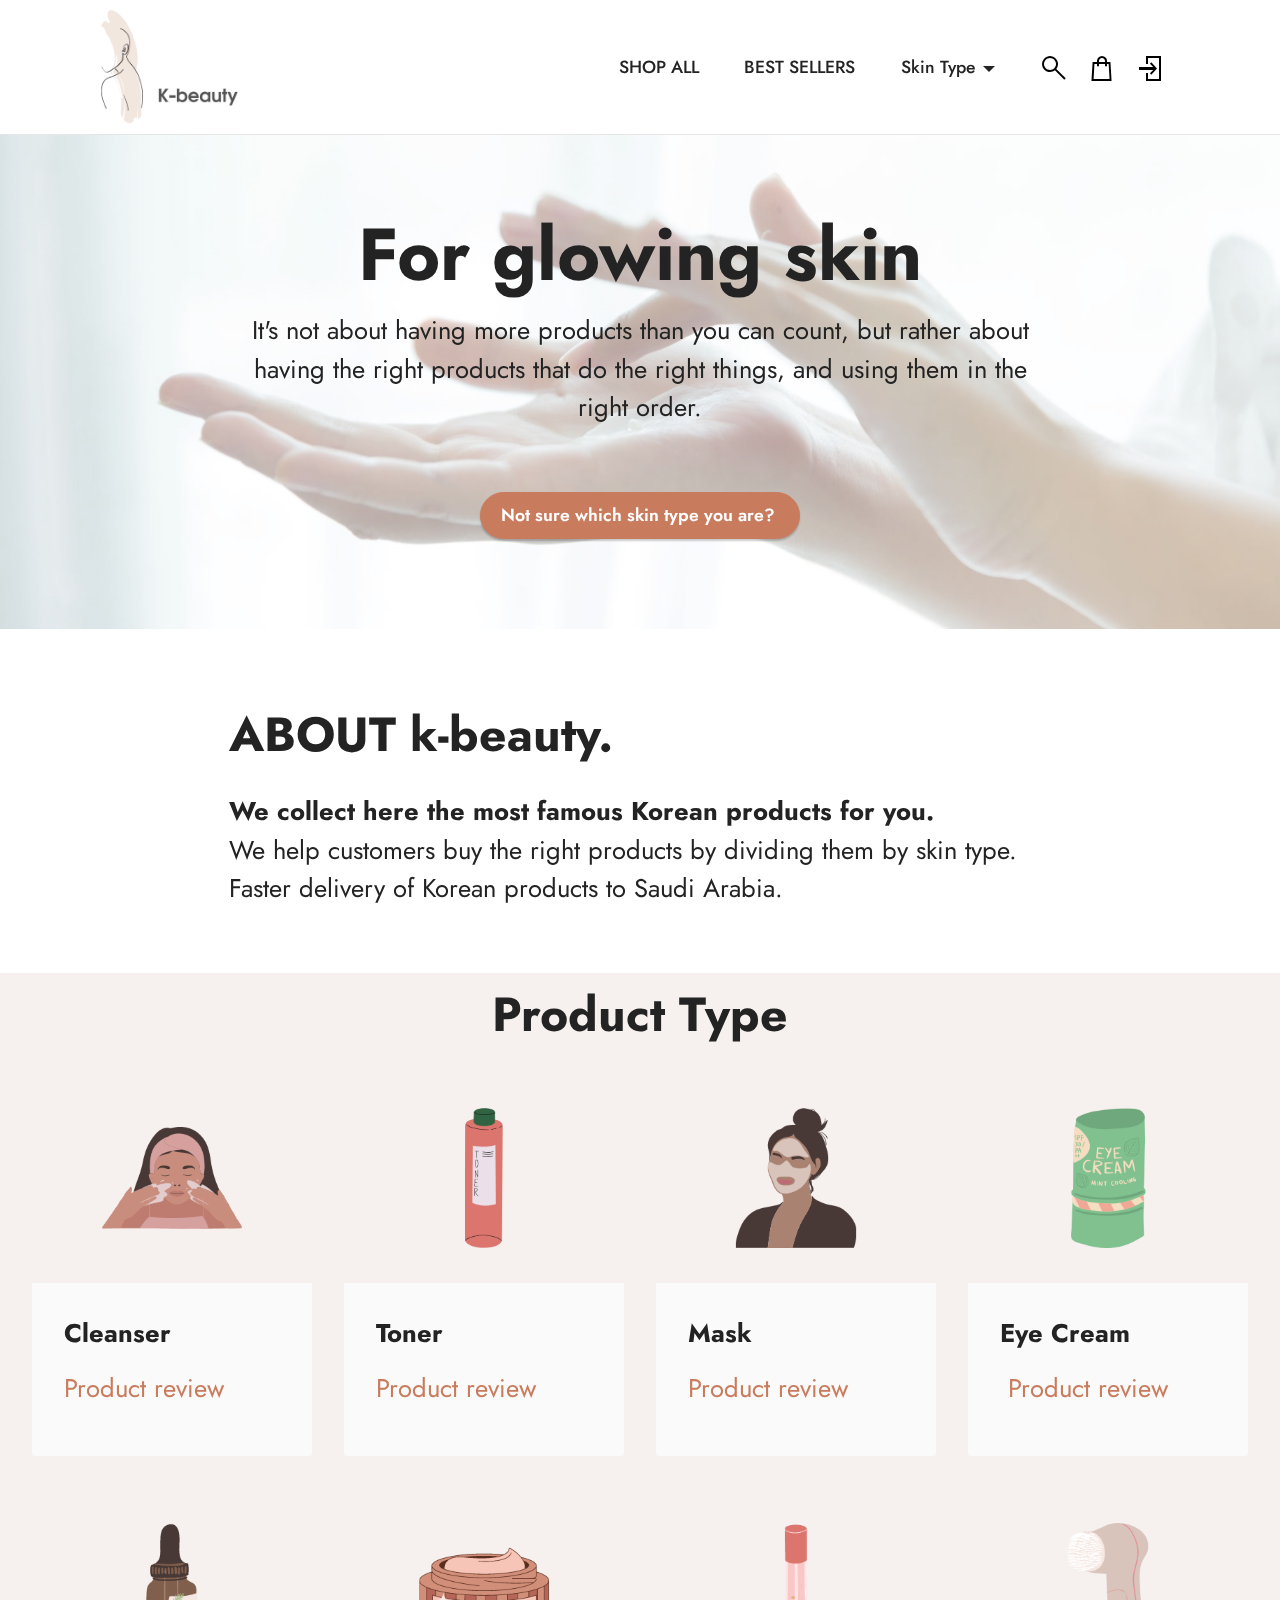
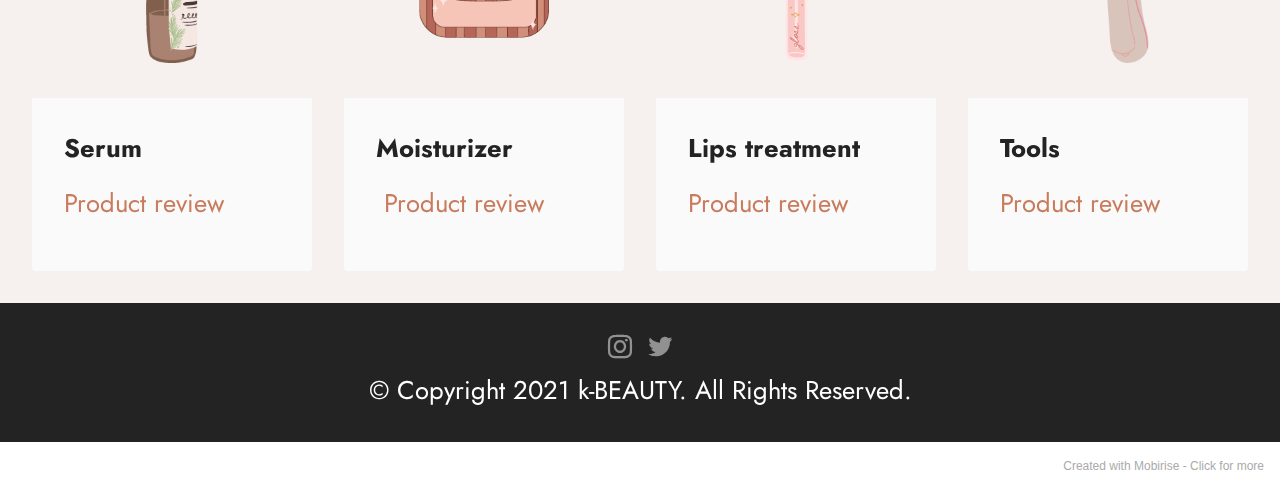
<file: index.html>
<!DOCTYPE html>
<html  >
<head>
  <!-- Site made with Mobirise Website Builder v5.3.0, https://mobirise.com -->
  <meta charset="UTF-8">
  <meta http-equiv="X-UA-Compatible" content="IE=edge">
  <meta name="generator" content="Mobirise v5.3.0, mobirise.com">
  <meta name="viewport" content="width=device-width, initial-scale=1, minimum-scale=1">
  <link rel="shortcut icon" href="assets/images/black-and-white-logo-beauty-fashion-logo-t-shirt-236x304.png" type="image/x-icon">
  <meta name="description" content="">
  
  
  <title>Home</title>
  <link rel="stylesheet" href="assets/web/assets/mobirise-icons2/mobirise2.css">
  <link rel="stylesheet" href="assets/tether/tether.min.css">
  <link rel="stylesheet" href="assets/bootstrap/css/bootstrap.min.css">
  <link rel="stylesheet" href="assets/bootstrap/css/bootstrap-grid.min.css">
  <link rel="stylesheet" href="assets/bootstrap/css/bootstrap-reboot.min.css">
  <link rel="stylesheet" href="assets/dropdown/css/style.css">
  <link rel="stylesheet" href="assets/socicon/css/styles.css">
  <link rel="stylesheet" href="assets/theme/css/style.css">
  <link rel="preload" as="style" href="assets/mobirise/css/mbr-additional.css"><link rel="stylesheet" href="assets/mobirise/css/mbr-additional.css" type="text/css">
  
  
  
  
</head>
<body>
  
  <section class="menu cid-s48OLK6784" once="menu" id="menu1-h">
    
    <nav class="navbar navbar-dropdown navbar-expand-lg">
        <div class="container">
            <div class="navbar-brand">
                <span class="navbar-logo">
                    <a href="https://mobiri.se">
                        <img src="assets/images/black-and-white-logo-beauty-fashion-logo-t-shirt-236x304.png" alt="Mobirise" style="height: 7.4rem;">
                    </a>
                </span>
                
            </div>
            <button class="navbar-toggler" type="button" data-toggle="collapse" data-target="#navbarSupportedContent" aria-controls="navbarNavAltMarkup" aria-expanded="false" aria-label="Toggle navigation">
                <div class="hamburger">
                    <span></span>
                    <span></span>
                    <span></span>
                    <span></span>
                </div>
            </button>
            <div class="collapse navbar-collapse" id="navbarSupportedContent">
                <ul class="navbar-nav nav-dropdown nav-right" data-app-modern-menu="true"><li class="nav-item"><a class="nav-link link text-black display-4" href="#" aria-expanded="false">SHOP ALL</a></li>
                    <li class="nav-item"><a class="nav-link link text-black display-4" href="https://mobirise.com">
                            BEST SELLERS</a></li><li class="nav-item dropdown"><a class="nav-link link dropdown-toggle text-black display-4" href="#" data-toggle="dropdown-submenu" aria-expanded="true">Skin Type</a><div class="dropdown-menu"><a class="dropdown-item text-black display-4" href="https://mobirise.com">Oily Skin</a><a class="dropdown-item text-black display-4" href="https://mobirise.com">Dry Skin</a><a class="dropdown-item text-black display-4" href="https://mobirise.com">Combination Skin</a><a class="text-black dropdown-item display-4" href="#" aria-expanded="false">Normal Skin</a></div></li></ul>
                <div class="icons-menu">
                    <a class="iconfont-wrapper" href="https://mobiri.se" target="_blank">
                        <span class="p-2 mbr-iconfont mobi-mbri-search mobi-mbri"></span>
                    </a>
                    <a class="iconfont-wrapper" href="https://mobiri.se" target="_blank">
                        <span class="p-2 mbr-iconfont mobi-mbri-shopping-bag mobi-mbri"></span>
                    </a>
                    <a class="iconfont-wrapper" href="https://docs.google.com/forms/d/e/1FAIpQLSfpnNaALRTCwMu70mm9PvvplYJSY9iEWAzmIQjTzjzFKVtdHw/viewform?usp=sf_link" target="_blank">
                        <span class="p-2 mbr-iconfont mobi-mbri-login mobi-mbri"></span>
                    </a>
                    
                </div>
                
            </div>
        </div>
    </nav>

</section>

<section class="header1 cid-s48MCQYojq mbr-parallax-background" id="header1-f">

    

    <div class="mbr-overlay" style="opacity: 0.5; background-color: rgb(255, 255, 255);"></div>

    <div class="align-center container-fluid">
        <div class="row justify-content-center">
            <div class="col-12 col-lg-8">
                <h1 class="mbr-section-title mbr-fonts-style mb-3 display-1"><strong>For glowing skin</strong></h1>
                
                <p class="mbr-text mbr-fonts-style display-7">It's not about having more products than you can count, but rather about having the right products that do the right things, and using them in the right order.<br><br></p>
                <div class="mbr-section-btn mt-3"><a class="btn btn-success display-4" href="page2.html" target="_blank">Not sure which skin type you are?&nbsp;<br></a></div>
            </div>
        </div>
    </div>
</section>

<section class="content1 cid-s48udlf8KU" id="content1-8">
    
    <div class="container">
        <div class="row justify-content-center">
            <div class="title col-12 col-md-9">
                <h3 class="mbr-section-title mbr-fonts-style align-center mb-4 display-2"><strong>ABOUT k-beauty.</strong></h3>
                <h4 class="mbr-section-subtitle align-center mbr-fonts-style mb-4 display-7"><strong>We collect here the most famous Korean products for you.<br></strong>We help customers buy the right products by dividing them by skin type.<br>Faster delivery of Korean products to Saudi Arabia.<br></h4>
                
            </div>
        </div>
    </div>
</section>

<section class="gallery3 cid-stgFnlhD4p" id="gallery3-o">
    
    
    <div class="container-fluid">
        <div class="mbr-section-head">
            <h4 class="mbr-section-title mbr-fonts-style align-center mb-0 display-2"><strong>Product Type</strong></h4>
            
        </div>
        <div class="row mt-4">
            
            <div class="item features-image сol-12 col-md-6 col-lg-3 active">
                <div class="item-wrapper">
                    <div class="item-img">
                        <img src="assets/images/2-500x500.png" alt="">
                    </div>
                    <div class="item-content">
                        <h5 class="item-title mbr-fonts-style display-7"><strong>Cleanser</strong></h5>
                        
                        <p class="mbr-text mbr-fonts-style mt-3 display-7"><a href="#" class="text-primary">Product review</a></p>
                    </div>
                    
                </div>
            </div>
            <div class="item features-image сol-12 col-md-6 col-lg-3">
                <div class="item-wrapper">
                    <div class="item-img">
                        <img src="assets/images/3-500x500.png" alt="">
                    </div>
                    <div class="item-content">
                        <h5 class="item-title mbr-fonts-style display-7">
                            <strong>Toner</strong></h5>
                        
                        <p class="mbr-text mbr-fonts-style mt-3 display-7"><a href="#" class="text-primary">Product review</a></p>
                    </div>
                    
                </div>
            </div>
            <div class="item features-image сol-12 col-md-6 col-lg-3">
                <div class="item-wrapper">
                    <div class="item-img">
                        <img src="assets/images/4-500x500.png" alt="" title="">
                    </div>
                    <div class="item-content">
                        <h5 class="item-title mbr-fonts-style display-7"><strong>Mask</strong></h5>
                        
                        <p class="mbr-text mbr-fonts-style mt-3 display-7"><a href="#" class="text-primary">Product review&nbsp;</a></p>
                    </div>
                    
                </div>
            </div><div class="item features-image сol-12 col-md-6 col-lg-3">
                <div class="item-wrapper">
                    <div class="item-img">
                        <img src="assets/images/6-500x500.png" alt="" title="" data-slide-to="3">
                    </div>
                    <div class="item-content">
                        <h5 class="item-title mbr-fonts-style display-7"><strong>Eye Cream</strong></h5>
                        
                        <p class="mbr-text mbr-fonts-style mt-3 display-7">&nbsp;<a href="#" class="text-primary">Product review</a></p>
                    </div>
                    
                </div>
            </div><div class="item features-image сol-12 col-md-6 col-lg-3">
                <div class="item-wrapper">
                    <div class="item-img">
                        <img src="assets/images/5-1-500x500.png" alt="" title="" data-slide-to="4">
                    </div>
                    <div class="item-content">
                        <h5 class="item-title mbr-fonts-style display-7"><strong>Serum</strong></h5>
                        
                        <p class="mbr-text mbr-fonts-style mt-3 display-7"><a href="#" class="text-primary">Product review</a></p>
                    </div>
                    
                </div>
            </div><div class="item features-image сol-12 col-md-6 col-lg-3">
                <div class="item-wrapper">
                    <div class="item-img">
                        <img src="assets/images/7-500x500.png" alt="" title="" data-slide-to="5">
                    </div>
                    <div class="item-content">
                        <h5 class="item-title mbr-fonts-style display-7"><strong>Moisturizer</strong></h5>
                        
                        <p class="mbr-text mbr-fonts-style mt-3 display-7">&nbsp;<a href="#" class="text-primary">Product review</a></p>
                    </div>
                    
                </div>
            </div><div class="item features-image сol-12 col-md-6 col-lg-3">
                <div class="item-wrapper">
                    <div class="item-img">
                        <img src="assets/images/8-500x500.png" alt="" title="" data-slide-to="6">
                    </div>
                    <div class="item-content">
                        <h5 class="item-title mbr-fonts-style display-7"><strong>Lips treatment</strong></h5>
                        
                        <p class="mbr-text mbr-fonts-style mt-3 display-7"><a href="#" class="text-primary">Product review</a></p>
                    </div>
                    
                </div>
            </div><div class="item features-image сol-12 col-md-6 col-lg-3">
                <div class="item-wrapper">
                    <div class="item-img">
                        <img src="assets/images/1-500x500.png" alt="" title="" data-slide-to="7">
                    </div>
                    <div class="item-content">
                        <h5 class="item-title mbr-fonts-style display-7"><strong>Tools</strong></h5>
                        
                        <p class="mbr-text mbr-fonts-style mt-3 display-7"><a href="#" class="text-primary">Product review</a></p>
                    </div>
                    
                </div>
            </div>
        </div>
    </div>
</section>

<section class="footer3 cid-s48P1Icc8J" once="footers" id="footer3-i">

    

    

    <div class="container">
        <div class="media-container-row align-center mbr-white">
            
            <div class="row social-row">
                <div class="social-list align-right pb-2">
                    
                    
                    
                    
                    
                    
                <div class="soc-item">
                        <a href="https://instagram.com/noufalqaisi" target="_blank">
                            <span class="mbr-iconfont mbr-iconfont-social socicon-instagram socicon"></span>
                        </a>
                    </div><div class="soc-item">
                        <a href="https://twitter.com/noufalqaisi" target="_blank">
                            <span class="mbr-iconfont mbr-iconfont-social socicon-twitter socicon"></span>
                        </a>
                    </div></div>
            </div>
            <div class="row row-copirayt">
                <p class="mbr-text mb-0 mbr-fonts-style mbr-white align-center display-7">
                    © Copyright 2021 k-BEAUTY. All Rights Reserved.
                </p>
            </div>
        </div>
    </div>
</section><section style="background-color: #fff; font-family: -apple-system, BlinkMacSystemFont, 'Segoe UI', 'Roboto', 'Helvetica Neue', Arial, sans-serif; color:#aaa; font-size:12px; padding: 0; align-items: center; display: flex;"><a href="https://mobirise.site/e" style="flex: 1 1; height: 3rem; padding-left: 1rem;"></a><p style="flex: 0 0 auto; margin:0; padding-right:1rem;">Created with Mobirise - <a href="https://mobirise.site/k" style="color:#aaa;">Click for more</a></p></section><script src="assets/web/assets/jquery/jquery.min.js"></script>  <script src="assets/popper/popper.min.js"></script>  <script src="assets/tether/tether.min.js"></script>  <script src="assets/bootstrap/js/bootstrap.min.js"></script>  <script src="assets/smoothscroll/smooth-scroll.js"></script>  <script src="assets/parallax/jarallax.min.js"></script>  <script src="assets/dropdown/js/nav-dropdown.js"></script>  <script src="assets/dropdown/js/navbar-dropdown.js"></script>  <script src="assets/touchswipe/jquery.touch-swipe.min.js"></script>  <script src="assets/theme/js/script.js"></script>  
  
  
</body>
</html>
</file>
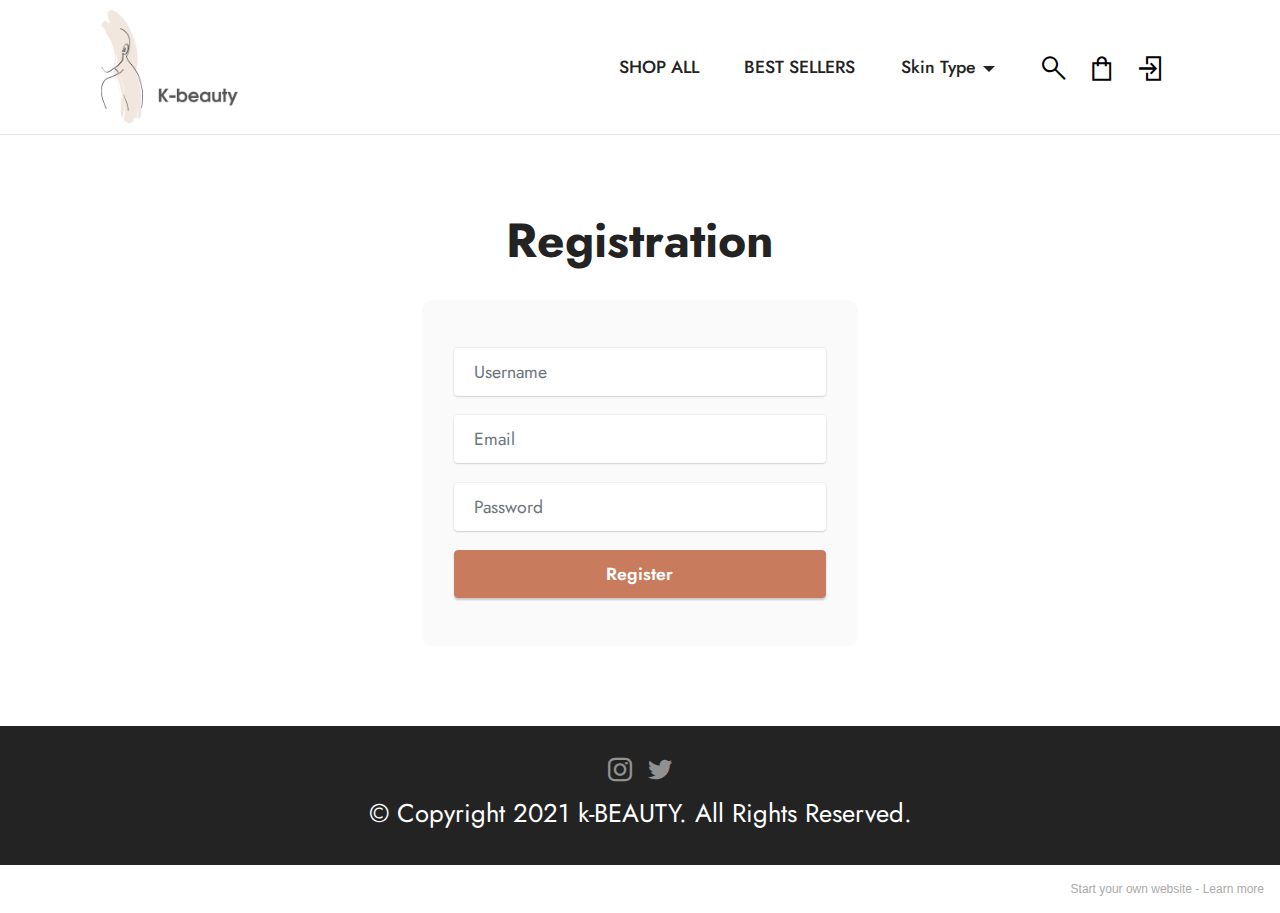
<file: Form.html>
<!DOCTYPE html>
<html  >
<head>
  <!-- Site made with Mobirise Website Builder v5.3.0, https://mobirise.com -->
  <meta charset="UTF-8">
  <meta http-equiv="X-UA-Compatible" content="IE=edge">
  <meta name="generator" content="Mobirise v5.3.0, mobirise.com">
  <meta name="viewport" content="width=device-width, initial-scale=1, minimum-scale=1">
  <link rel="shortcut icon" href="assets/images/black-and-white-logo-beauty-fashion-logo-t-shirt-236x304.png" type="image/x-icon">
  <meta name="description" content="">
  
  
  <title>Form</title>
  <link rel="stylesheet" href="assets/web/assets/mobirise-icons2/mobirise2.css">
  <link rel="stylesheet" href="assets/tether/tether.min.css">
  <link rel="stylesheet" href="assets/bootstrap/css/bootstrap.min.css">
  <link rel="stylesheet" href="assets/bootstrap/css/bootstrap-grid.min.css">
  <link rel="stylesheet" href="assets/bootstrap/css/bootstrap-reboot.min.css">
  <link rel="stylesheet" href="assets/formstyler/jquery.formstyler.css">
  <link rel="stylesheet" href="assets/formstyler/jquery.formstyler.theme.css">
  <link rel="stylesheet" href="assets/datepicker/jquery.datetimepicker.min.css">
  <link rel="stylesheet" href="assets/dropdown/css/style.css">
  <link rel="stylesheet" href="assets/socicon/css/styles.css">
  <link rel="stylesheet" href="assets/theme/css/style.css">
  <link rel="preload" as="style" href="assets/mobirise/css/mbr-additional.css"><link rel="stylesheet" href="assets/mobirise/css/mbr-additional.css" type="text/css">
  
  
  
  
</head>
<body>
  
  <section class="menu cid-stgDgPvAhv" once="menu" id="menu1-m">
    
    <nav class="navbar navbar-dropdown navbar-expand-lg">
        <div class="container">
            <div class="navbar-brand">
                <span class="navbar-logo">
                    <a href="https://mobiri.se">
                        <img src="assets/images/black-and-white-logo-beauty-fashion-logo-t-shirt-236x304.png" alt="Mobirise" style="height: 7.4rem;">
                    </a>
                </span>
                
            </div>
            <button class="navbar-toggler" type="button" data-toggle="collapse" data-target="#navbarSupportedContent" aria-controls="navbarNavAltMarkup" aria-expanded="false" aria-label="Toggle navigation">
                <div class="hamburger">
                    <span></span>
                    <span></span>
                    <span></span>
                    <span></span>
                </div>
            </button>
            <div class="collapse navbar-collapse" id="navbarSupportedContent">
                <ul class="navbar-nav nav-dropdown nav-right" data-app-modern-menu="true"><li class="nav-item"><a class="nav-link link text-black display-4" href="#" aria-expanded="false">SHOP ALL</a></li>
                    <li class="nav-item"><a class="nav-link link text-black display-4" href="https://mobirise.com">
                            BEST SELLERS</a></li><li class="nav-item dropdown open"><a class="nav-link link dropdown-toggle text-black display-4" href="#" data-toggle="dropdown-submenu" aria-expanded="true">Skin Type</a><div class="dropdown-menu"><a class="dropdown-item text-black display-4" href="https://mobirise.com">Oily Skin</a><a class="dropdown-item text-black display-4" href="https://mobirise.com">Dry Skin</a><a class="dropdown-item text-black display-4" href="https://mobirise.com">Combination Skin</a><a class="text-black dropdown-item display-4" href="#" aria-expanded="false">Normal Skin</a></div></li></ul>
                <div class="icons-menu">
                    <a class="iconfont-wrapper" href="https://mobiri.se" target="_blank">
                        <span class="p-2 mbr-iconfont mobi-mbri-search mobi-mbri"></span>
                    </a>
                    <a class="iconfont-wrapper" href="https://mobiri.se" target="_blank">
                        <span class="p-2 mbr-iconfont mobi-mbri-shopping-bag mobi-mbri"></span>
                    </a>
                    <a class="iconfont-wrapper" href="https://docs.google.com/forms/d/e/1FAIpQLSfpnNaALRTCwMu70mm9PvvplYJSY9iEWAzmIQjTzjzFKVtdHw/viewform?usp=sf_link" target="_blank">
                        <span class="p-2 mbr-iconfont mobi-mbri-login mobi-mbri"></span>
                    </a>
                    
                </div>
                
            </div>
        </div>
    </nav>

</section>

<section class="form7 cid-sth8e891e3" id="form7-t">
    
    
    <div class="container">
        <div class="mbr-section-head">
            <h3 class="mbr-section-title mbr-fonts-style align-center mb-0 display-2">
                <strong>Registration</strong></h3>
            
        </div>
        <div class="row justify-content-center mt-4">
            <div class="col-lg-8 mx-auto mbr-form" data-form-type="formoid">
                <form action="https://mobirise.eu/" method="POST" class="mbr-form form-with-styler mx-auto" data-form-title="Form Name"><input type="hidden" name="email" data-form-email="true" value="RlvooKeEJcGYFgzvyVnR+fvCNNXWwijIXqEpKsPx4aqbI5kUtHSOZ6BX2wTvZYOtaibYpHwSFb1e14PrAIMYweSknYOKb/7JFE+G1T4Vq8ayCdqzkHxcgrxUnmzwMlaX">
                    
                    <div class="row">
                        <div hidden="hidden" data-form-alert="" class="alert alert-success col-12">Thanks for register!</div>
                        <div hidden="hidden" data-form-alert-danger="" class="alert alert-danger col-12">Oops...! some
                            problem!</div>
                    </div>
                    <div class="dragArea row">
                        <div class="col-lg-12 col-md-12 col-sm-12 form-group" data-for="name">
                            <input type="text" name="name" placeholder="Username" data-form-field="name" class="form-control" value="" id="name-form7-t">
                        </div>
                        <div class="col-lg-12 col-md-12 col-sm-12 form-group" data-for="email">
                            <input type="email" name="email" placeholder="Email" data-form-field="email" class="form-control" value="" id="email-form7-t">
                        </div>
                        <div data-for="phone" class="col-lg-12 col-md-12 col-sm-12 form-group">
                            <input type="tel" name="phone" placeholder="Password" data-form-field="phone" class="form-control" value="" id="phone-form7-t">
                        </div>
                        <div class="col-auto mbr-section-btn align-center"><button type="submit" class="btn btn-primary display-4">Register</button></div>
                    </div>
                </form>
            </div>
        </div>
    </div>
</section>

<section class="footer3 cid-stgDgSjIqW" once="footers" id="footer3-n">

    

    

    <div class="container">
        <div class="media-container-row align-center mbr-white">
            
            <div class="row social-row">
                <div class="social-list align-right pb-2">
                    
                    
                    
                    
                    
                    
                <div class="soc-item">
                        <a href="https://instagram.com/noufalqaisi" target="_blank">
                            <span class="mbr-iconfont mbr-iconfont-social socicon-instagram socicon"></span>
                        </a>
                    </div><div class="soc-item">
                        <a href="https://twitter.com/noufalqaisi" target="_blank">
                            <span class="mbr-iconfont mbr-iconfont-social socicon-twitter socicon"></span>
                        </a>
                    </div></div>
            </div>
            <div class="row row-copirayt">
                <p class="mbr-text mb-0 mbr-fonts-style mbr-white align-center display-7">
                    © Copyright 2021 k-BEAUTY. All Rights Reserved.
                </p>
            </div>
        </div>
    </div>
</section><section style="background-color: #fff; font-family: -apple-system, BlinkMacSystemFont, 'Segoe UI', 'Roboto', 'Helvetica Neue', Arial, sans-serif; color:#aaa; font-size:12px; padding: 0; align-items: center; display: flex;"><a href="https://mobirise.site/b" style="flex: 1 1; height: 3rem; padding-left: 1rem;"></a><p style="flex: 0 0 auto; margin:0; padding-right:1rem;">Start your own website - <a href="https://mobirise.site/w" style="color:#aaa;">Learn more</a></p></section><script src="assets/web/assets/jquery/jquery.min.js"></script>  <script src="assets/popper/popper.min.js"></script>  <script src="assets/tether/tether.min.js"></script>  <script src="assets/bootstrap/js/bootstrap.min.js"></script>  <script src="assets/smoothscroll/smooth-scroll.js"></script>  <script src="assets/formstyler/jquery.formstyler.js"></script>  <script src="assets/formstyler/jquery.formstyler.min.js"></script>  <script src="assets/datepicker/jquery.datetimepicker.full.js"></script>  <script src="assets/dropdown/js/nav-dropdown.js"></script>  <script src="assets/dropdown/js/navbar-dropdown.js"></script>  <script src="assets/touchswipe/jquery.touch-swipe.min.js"></script>  <script src="assets/theme/js/script.js"></script>  <script src="assets/formoid/formoid.min.js"></script>  
  
  
</body>
</html>
</file>
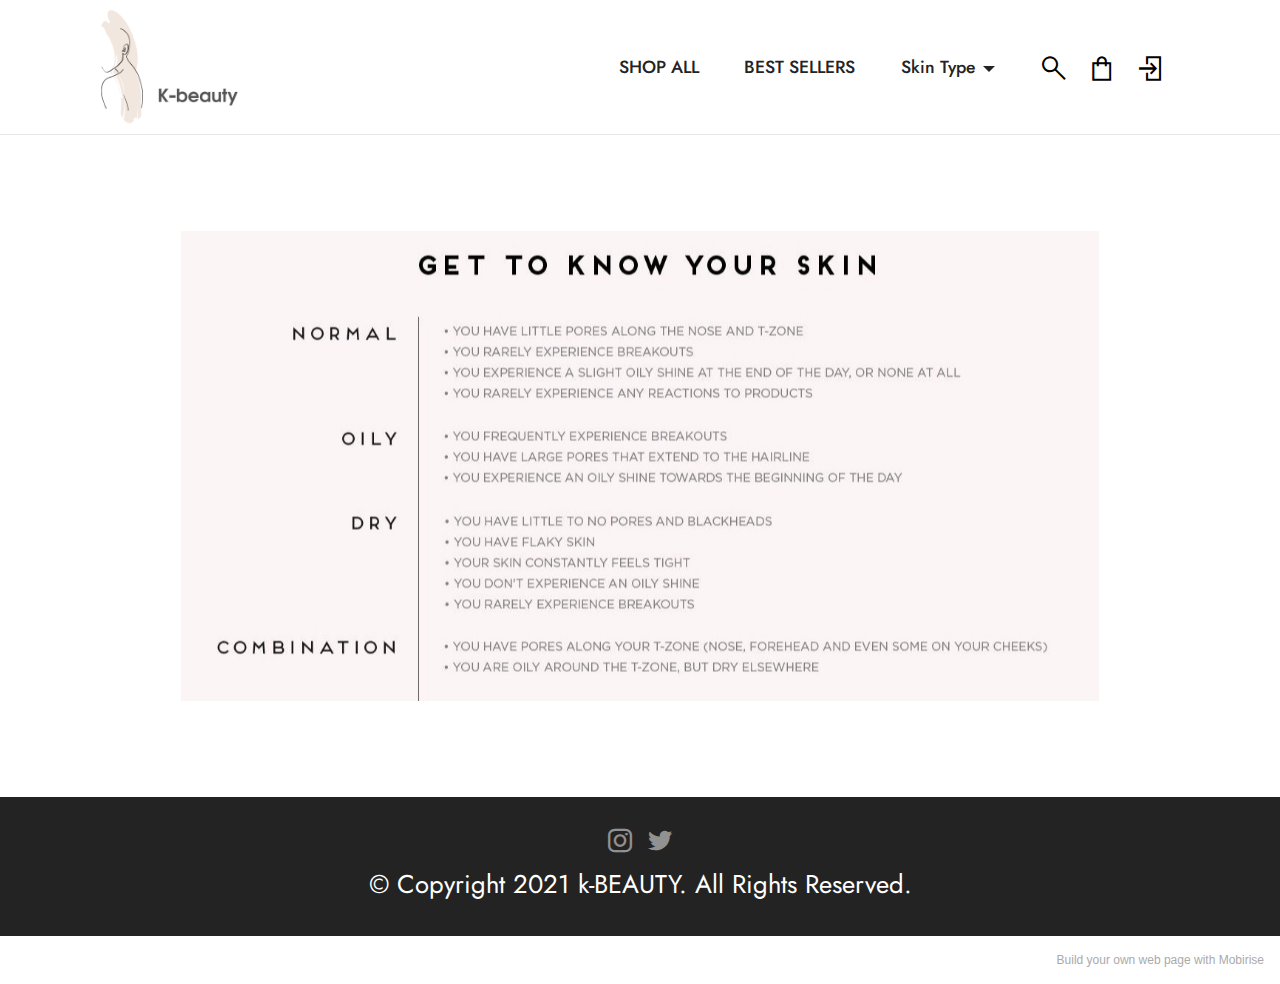
<file: page2.html>
<!DOCTYPE html>
<html  >
<head>
  <!-- Site made with Mobirise Website Builder v5.3.0, https://mobirise.com -->
  <meta charset="UTF-8">
  <meta http-equiv="X-UA-Compatible" content="IE=edge">
  <meta name="generator" content="Mobirise v5.3.0, mobirise.com">
  <meta name="viewport" content="width=device-width, initial-scale=1, minimum-scale=1">
  <link rel="shortcut icon" href="assets/images/black-and-white-logo-beauty-fashion-logo-t-shirt-236x304.png" type="image/x-icon">
  <meta name="description" content="">
  
  
  <title>SkinType</title>
  <link rel="stylesheet" href="assets/web/assets/mobirise-icons2/mobirise2.css">
  <link rel="stylesheet" href="assets/tether/tether.min.css">
  <link rel="stylesheet" href="assets/bootstrap/css/bootstrap.min.css">
  <link rel="stylesheet" href="assets/bootstrap/css/bootstrap-grid.min.css">
  <link rel="stylesheet" href="assets/bootstrap/css/bootstrap-reboot.min.css">
  <link rel="stylesheet" href="assets/dropdown/css/style.css">
  <link rel="stylesheet" href="assets/socicon/css/styles.css">
  <link rel="stylesheet" href="assets/theme/css/style.css">
  <link rel="preload" as="style" href="assets/mobirise/css/mbr-additional.css"><link rel="stylesheet" href="assets/mobirise/css/mbr-additional.css" type="text/css">
  
  
  
  
</head>
<body>
  
  <section class="menu cid-sthboHoRlK" once="menu" id="menu1-x">
    
    <nav class="navbar navbar-dropdown navbar-expand-lg">
        <div class="container">
            <div class="navbar-brand">
                <span class="navbar-logo">
                    <a href="https://mobiri.se">
                        <img src="assets/images/black-and-white-logo-beauty-fashion-logo-t-shirt-236x304.png" alt="Mobirise" style="height: 7.4rem;">
                    </a>
                </span>
                
            </div>
            <button class="navbar-toggler" type="button" data-toggle="collapse" data-target="#navbarSupportedContent" aria-controls="navbarNavAltMarkup" aria-expanded="false" aria-label="Toggle navigation">
                <div class="hamburger">
                    <span></span>
                    <span></span>
                    <span></span>
                    <span></span>
                </div>
            </button>
            <div class="collapse navbar-collapse" id="navbarSupportedContent">
                <ul class="navbar-nav nav-dropdown nav-right" data-app-modern-menu="true"><li class="nav-item"><a class="nav-link link text-black display-4" href="#" aria-expanded="false">SHOP ALL</a></li>
                    <li class="nav-item"><a class="nav-link link text-black display-4" href="https://mobirise.com">
                            BEST SELLERS</a></li><li class="nav-item dropdown open"><a class="nav-link link dropdown-toggle text-black display-4" href="#" data-toggle="dropdown-submenu" aria-expanded="true">Skin Type</a><div class="dropdown-menu"><a class="dropdown-item text-black display-4" href="https://mobirise.com">Oily Skin</a><a class="dropdown-item text-black display-4" href="https://mobirise.com">Dry Skin</a><a class="dropdown-item text-black display-4" href="https://mobirise.com">Combination Skin</a><a class="text-black dropdown-item display-4" href="#" aria-expanded="false">Normal Skin</a></div></li></ul>
                <div class="icons-menu">
                    <a class="iconfont-wrapper" href="https://mobiri.se" target="_blank">
                        <span class="p-2 mbr-iconfont mobi-mbri-search mobi-mbri"></span>
                    </a>
                    <a class="iconfont-wrapper" href="https://mobiri.se" target="_blank">
                        <span class="p-2 mbr-iconfont mobi-mbri-shopping-bag mobi-mbri"></span>
                    </a>
                    <a class="iconfont-wrapper" href="https://docs.google.com/forms/d/e/1FAIpQLSfpnNaALRTCwMu70mm9PvvplYJSY9iEWAzmIQjTzjzFKVtdHw/viewform?usp=sf_link" target="_blank">
                        <span class="p-2 mbr-iconfont mobi-mbri-login mobi-mbri"></span>
                    </a>
                    
                </div>
                
            </div>
        </div>
    </nav>

</section>

<section class="image3 cid-sthcOUZozB" id="image3-14">
    

    

    <div class="container">
        <div class="row justify-content-center">
            <div class="col-12 col-lg-10">
                <div class="image-wrapper">
                    <img src="assets/images/get-to-know-your-skin-2048x2048-3-1242x1097.jpeg" alt="Mobirise">
                    
                </div>
            </div>
        </div>
    </div>
</section>

<section class="footer3 cid-sthboKT0iH" once="footers" id="footer3-y">

    

    

    <div class="container">
        <div class="media-container-row align-center mbr-white">
            
            <div class="row social-row">
                <div class="social-list align-right pb-2">
                    
                    
                    
                    
                    
                    
                <div class="soc-item">
                        <a href="https://instagram.com/noufalqaisi" target="_blank">
                            <span class="mbr-iconfont mbr-iconfont-social socicon-instagram socicon"></span>
                        </a>
                    </div><div class="soc-item">
                        <a href="https://twitter.com/noufalqaisi" target="_blank">
                            <span class="mbr-iconfont mbr-iconfont-social socicon-twitter socicon"></span>
                        </a>
                    </div></div>
            </div>
            <div class="row row-copirayt">
                <p class="mbr-text mb-0 mbr-fonts-style mbr-white align-center display-7">
                    © Copyright 2021 k-BEAUTY. All Rights Reserved.
                </p>
            </div>
        </div>
    </div>
</section><section style="background-color: #fff; font-family: -apple-system, BlinkMacSystemFont, 'Segoe UI', 'Roboto', 'Helvetica Neue', Arial, sans-serif; color:#aaa; font-size:12px; padding: 0; align-items: center; display: flex;"><a href="https://mobirise.site/d" style="flex: 1 1; height: 3rem; padding-left: 1rem;"></a><p style="flex: 0 0 auto; margin:0; padding-right:1rem;">Build your own <a href="https://mobirise.site/y" style="color:#aaa;">web page</a> with Mobirise</p></section><script src="assets/web/assets/jquery/jquery.min.js"></script>  <script src="assets/popper/popper.min.js"></script>  <script src="assets/tether/tether.min.js"></script>  <script src="assets/bootstrap/js/bootstrap.min.js"></script>  <script src="assets/smoothscroll/smooth-scroll.js"></script>  <script src="assets/dropdown/js/nav-dropdown.js"></script>  <script src="assets/dropdown/js/navbar-dropdown.js"></script>  <script src="assets/touchswipe/jquery.touch-swipe.min.js"></script>  <script src="assets/theme/js/script.js"></script>  
  
  
</body>
</html>
</file>
<file: assets/web/assets/mobirise-icons2/mobirise2.css>
@font-face {
  font-family: 'Moririse2';
  font-display: swap;
  src:  url('mobirise2.eot?f2bix4');
  src:  url('mobirise2.eot?f2bix4#iefix') format('embedded-opentype'),
    url('mobirise2.ttf?f2bix4') format('truetype'),
    url('mobirise2.woff?f2bix4') format('woff'),
    url('mobirise2.svg?f2bix4#mobirise2') format('svg');
  font-weight: normal;
  font-style: normal;
}

[class^="mobi-"], [class*=" mobi-"] {
  /* use !important to prevent issues with browser extensions that change fonts */
  font-family: 'Moririse2' !important;
  speak: none;
  font-style: normal;
  font-weight: normal;
  font-variant: normal;
  text-transform: none;
  line-height: 1;

  /* Better Font Rendering =========== */
  -webkit-font-smoothing: antialiased;
  -moz-osx-font-smoothing: grayscale;
}

.mobi-mbri-add-submenu:before {
  content: "\e900";
}
.mobi-mbri-alert:before {
  content: "\e901";
}
.mobi-mbri-align-center:before {
  content: "\e902";
}
.mobi-mbri-align-justify:before {
  content: "\e903";
}
.mobi-mbri-align-left:before {
  content: "\e904";
}
.mobi-mbri-align-right:before {
  content: "\e905";
}
.mobi-mbri-android:before {
  content: "\e906";
}
.mobi-mbri-apple:before {
  content: "\e907";
}
.mobi-mbri-arrow-down:before {
  content: "\e908";
}
.mobi-mbri-arrow-next:before {
  content: "\e909";
}
.mobi-mbri-arrow-prev:before {
  content: "\e90a";
}
.mobi-mbri-arrow-up:before {
  content: "\e90b";
}
.mobi-mbri-bold:before {
  content: "\e90c";
}
.mobi-mbri-bookmark:before {
  content: "\e90d";
}
.mobi-mbri-bootstrap:before {
  content: "\e90e";
}
.mobi-mbri-briefcase:before {
  content: "\e90f";
}
.mobi-mbri-browse:before {
  content: "\e910";
}
.mobi-mbri-bulleted-list:before {
  content: "\e911";
}
.mobi-mbri-calendar:before {
  content: "\e912";
}
.mobi-mbri-camera:before {
  content: "\e913";
}
.mobi-mbri-cart-add:before {
  content: "\e914";
}
.mobi-mbri-cart-full:before {
  content: "\e915";
}
.mobi-mbri-cash:before {
  content: "\e916";
}
.mobi-mbri-change-style:before {
  content: "\e917";
}
.mobi-mbri-chat:before {
  content: "\e918";
}
.mobi-mbri-clock:before {
  content: "\e919";
}
.mobi-mbri-close:before {
  content: "\e91a";
}
.mobi-mbri-cloud:before {
  content: "\e91b";
}
.mobi-mbri-code:before {
  content: "\e91c";
}
.mobi-mbri-contact-form:before {
  content: "\e91d";
}
.mobi-mbri-credit-card:before {
  content: "\e91e";
}
.mobi-mbri-cursor-click:before {
  content: "\e91f";
}
.mobi-mbri-cust-feedback:before {
  content: "\e920";
}
.mobi-mbri-database:before {
  content: "\e921";
}
.mobi-mbri-delivery:before {
  content: "\e922";
}
.mobi-mbri-desktop:before {
  content: "\e923";
}
.mobi-mbri-devices:before {
  content: "\e924";
}
.mobi-mbri-down:before {
  content: "\e925";
}
.mobi-mbri-download-2:before {
  content: "\e926";
}
.mobi-mbri-download:before {
  content: "\e927";
}
.mobi-mbri-drag-n-drop-2:before {
  content: "\e928";
}
.mobi-mbri-drag-n-drop:before {
  content: "\e929";
}
.mobi-mbri-edit-2:before {
  content: "\e92a";
}
.mobi-mbri-edit:before {
  content: "\e92b";
}
.mobi-mbri-error:before {
  content: "\e92c";
}
.mobi-mbri-extension:before {
  content: "\e92d";
}
.mobi-mbri-features:before {
  content: "\e92e";
}
.mobi-mbri-file:before {
  content: "\e92f";
}
.mobi-mbri-flag:before {
  content: "\e930";
}
.mobi-mbri-folder:before {
  content: "\e931";
}
.mobi-mbri-gift:before {
  content: "\e932";
}
.mobi-mbri-github:before {
  content: "\e933";
}
.mobi-mbri-globe-2:before {
  content: "\e934";
}
.mobi-mbri-globe:before {
  content: "\e935";
}
.mobi-mbri-growing-chart:before {
  content: "\e936";
}
.mobi-mbri-hearth:before {
  content: "\e937";
}
.mobi-mbri-help:before {
  content: "\e938";
}
.mobi-mbri-home:before {
  content: "\e939";
}
.mobi-mbri-hot-cup:before {
  content: "\e93a";
}
.mobi-mbri-idea:before {
  content: "\e93b";
}
.mobi-mbri-image-gallery:before {
  content: "\e93c";
}
.mobi-mbri-image-slider:before {
  content: "\e93d";
}
.mobi-mbri-info:before {
  content: "\e93e";
}
.mobi-mbri-italic:before {
  content: "\e93f";
}
.mobi-mbri-key:before {
  content: "\e940";
}
.mobi-mbri-laptop:before {
  content: "\e941";
}
.mobi-mbri-layers:before {
  content: "\e942";
}
.mobi-mbri-left-right:before {
  content: "\e943";
}
.mobi-mbri-left:before {
  content: "\e944";
}
.mobi-mbri-letter:before {
  content: "\e945";
}
.mobi-mbri-like:before {
  content: "\e946";
}
.mobi-mbri-link:before {
  content: "\e947";
}
.mobi-mbri-lock:before {
  content: "\e948";
}
.mobi-mbri-login:before {
  content: "\e949";
}
.mobi-mbri-logout:before {
  content: "\e94a";
}
.mobi-mbri-magic-stick:before {
  content: "\e94b";
}
.mobi-mbri-map-pin:before {
  content: "\e94c";
}
.mobi-mbri-menu:before {
  content: "\e94d";
}
.mobi-mbri-mobile-2:before {
  content: "\e94e";
}
.mobi-mbri-mobile-horizontal:before {
  content: "\e94f";
}
.mobi-mbri-mobile:before {
  content: "\e950";
}
.mobi-mbri-mobirise:before {
  content: "\e951";
}
.mobi-mbri-more-horizontal:before {
  content: "\e952";
}
.mobi-mbri-more-vertical:before {
  content: "\e953";
}
.mobi-mbri-music:before {
  content: "\e954";
}
.mobi-mbri-new-file:before {
  content: "\e955";
}
.mobi-mbri-numbered-list:before {
  content: "\e956";
}
.mobi-mbri-opened-folder:before {
  content: "\e957";
}
.mobi-mbri-pages:before {
  content: "\e958";
}
.mobi-mbri-paper-plane:before {
  content: "\e959";
}
.mobi-mbri-paperclip:before {
  content: "\e95a";
}
.mobi-mbri-phone:before {
  content: "\e95b";
}
.mobi-mbri-photo:before {
  content: "\e95c";
}
.mobi-mbri-photos:before {
  content: "\e95d";
}
.mobi-mbri-pin:before {
  content: "\e95e";
}
.mobi-mbri-play:before {
  content: "\e95f";
}
.mobi-mbri-plus:before {
  content: "\e960";
}
.mobi-mbri-preview:before {
  content: "\e961";
}
.mobi-mbri-print:before {
  content: "\e962";
}
.mobi-mbri-protect:before {
  content: "\e963";
}
.mobi-mbri-question:before {
  content: "\e964";
}
.mobi-mbri-quote-left:before {
  content: "\e965";
}
.mobi-mbri-quote-right:before {
  content: "\e966";
}
.mobi-mbri-redo:before {
  content: "\e967";
}
.mobi-mbri-refresh:before {
  content: "\e968";
}
.mobi-mbri-responsive-2:before {
  content: "\e969";
}
.mobi-mbri-responsive:before {
  content: "\e96a";
}
.mobi-mbri-right:before {
  content: "\e96b";
}
.mobi-mbri-rocket:before {
  content: "\e96c";
}
.mobi-mbri-sad-face:before {
  content: "\e96d";
}
.mobi-mbri-sale:before {
  content: "\e96e";
}
.mobi-mbri-save:before {
  content: "\e96f";
}
.mobi-mbri-search:before {
  content: "\e970";
}
.mobi-mbri-setting-2:before {
  content: "\e971";
}
.mobi-mbri-setting-3:before {
  content: "\e972";
}
.mobi-mbri-setting:before {
  content: "\e973";
}
.mobi-mbri-share:before {
  content: "\e974";
}
.mobi-mbri-shopping-bag:before {
  content: "\e975";
}
.mobi-mbri-shopping-basket:before {
  content: "\e976";
}
.mobi-mbri-shopping-cart:before {
  content: "\e977";
}
.mobi-mbri-sites:before {
  content: "\e978";
}
.mobi-mbri-smile-face:before {
  content: "\e979";
}
.mobi-mbri-speed:before {
  content: "\e97a";
}
.mobi-mbri-star:before {
  content: "\e97b";
}
.mobi-mbri-success:before {
  content: "\e97c";
}
.mobi-mbri-sun:before {
  content: "\e97d";
}
.mobi-mbri-sun2:before {
  content: "\e97e";
}
.mobi-mbri-tablet-vertical:before {
  content: "\e97f";
}
.mobi-mbri-tablet:before {
  content: "\e980";
}
.mobi-mbri-target:before {
  content: "\e981";
}
.mobi-mbri-timer:before {
  content: "\e982";
}
.mobi-mbri-to-ftp:before {
  content: "\e983";
}
.mobi-mbri-to-local-drive:before {
  content: "\e984";
}
.mobi-mbri-touch-swipe:before {
  content: "\e985";
}
.mobi-mbri-touch:before {
  content: "\e986";
}
.mobi-mbri-trash:before {
  content: "\e987";
}
.mobi-mbri-underline:before {
  content: "\e988";
}
.mobi-mbri-undo:before {
  content: "\e989";
}
.mobi-mbri-unlink:before {
  content: "\e98a";
}
.mobi-mbri-unlock:before {
  content: "\e98b";
}
.mobi-mbri-up-down:before {
  content: "\e98c";
}
.mobi-mbri-up:before {
  content: "\e98d";
}
.mobi-mbri-update:before {
  content: "\e98e";
}
.mobi-mbri-upload-2:before {
  content: "\e98f";
}
.mobi-mbri-upload:before {
  content: "\e990";
}
.mobi-mbri-user-2:before {
  content: "\e991";
}
.mobi-mbri-user:before {
  content: "\e992";
}
.mobi-mbri-users:before {
  content: "\e993";
}
.mobi-mbri-video-play:before {
  content: "\e994";
}
.mobi-mbri-video:before {
  content: "\e995";
}
.mobi-mbri-watch:before {
  content: "\e996";
}
.mobi-mbri-website-theme-2:before {
  content: "\e997";
}
.mobi-mbri-website-theme:before {
  content: "\e998";
}
.mobi-mbri-wifi:before {
  content: "\e999";
}
.mobi-mbri-windows:before {
  content: "\e99a";
}
.mobi-mbri-zoom-in:before {
  content: "\e99b";
}
.mobi-mbri-zoom-out:before {
  content: "\e99c";
}
</file>
<file: assets/dropdown/css/style.css>
.navbar-dropdown {
  left: 0;
  padding: 0;
  position: absolute;
  right: 0;
  top: 0;
  transition: all 0.45s ease;
  z-index: 1030;
  background: #282828; }
  .navbar-dropdown .navbar-logo {
    margin-right: 0.8rem;
    transition: margin 0.3s ease-in-out;
    vertical-align: middle; }
    .navbar-dropdown .navbar-logo img {
      height: 3.125rem;
      transition: all 0.3s ease-in-out; }
    .navbar-dropdown .navbar-logo.mbr-iconfont {
      font-size: 3.125rem;
      line-height: 3.125rem; }
  .navbar-dropdown .navbar-caption {
    font-weight: 700;
    white-space: normal;
    vertical-align: -4px;
    line-height: 3.125rem !important; }
    .navbar-dropdown .navbar-caption, .navbar-dropdown .navbar-caption:hover {
      color: inherit;
      text-decoration: none; }
  .navbar-dropdown .mbr-iconfont + .navbar-caption {
    vertical-align: -1px; }
  .navbar-dropdown.navbar-fixed-top {
    position: fixed; }
  .navbar-dropdown .navbar-brand span {
    vertical-align: -4px; }
  .navbar-dropdown.bg-color.transparent {
    background: none; }
  .navbar-dropdown.navbar-short .navbar-brand {
    padding: 0.625rem 0; }
    .navbar-dropdown.navbar-short .navbar-brand span {
      vertical-align: -1px; }
  .navbar-dropdown.navbar-short .navbar-caption {
    line-height: 2.375rem !important;
    vertical-align: -2px; }
  .navbar-dropdown.navbar-short .navbar-logo {
    margin-right: 0.5rem; }
    .navbar-dropdown.navbar-short .navbar-logo img {
      height: 2.375rem; }
    .navbar-dropdown.navbar-short .navbar-logo.mbr-iconfont {
      font-size: 2.375rem;
      line-height: 2.375rem; }
  .navbar-dropdown.navbar-short .mbr-table-cell {
    height: 3.625rem; }
  .navbar-dropdown .navbar-close {
    left: 0.6875rem;
    position: fixed;
    top: 0.75rem;
    z-index: 1000; }
  .navbar-dropdown .hamburger-icon {
    content: "";
    display: inline-block;
    vertical-align: middle;
    width: 16px;
    -webkit-box-shadow: 0 -6px 0 1px #282828,0 0 0 1px #282828,0 6px 0 1px #282828;
    -moz-box-shadow: 0 -6px 0 1px #282828,0 0 0 1px #282828,0 6px 0 1px #282828;
    box-shadow: 0 -6px 0 1px #282828,0 0 0 1px #282828,0 6px 0 1px #282828; }

.dropdown-menu .dropdown-toggle[data-toggle="dropdown-submenu"]::after {
  border-bottom: 0.35em solid transparent;
  border-left: 0.35em solid;
  border-right: 0;
  border-top: 0.35em solid transparent;
  margin-left: 0.3rem; }

.dropdown-menu .dropdown-item:focus {
  outline: 0; }

.nav-dropdown {
  font-size: 0.75rem;
  font-weight: 500;
  height: auto !important; }
  .nav-dropdown .nav-btn {
    padding-left: 1rem; }
  .nav-dropdown .link {
    margin: .667em 1.667em;
    font-weight: 500;
    padding: 0;
    transition: color .2s ease-in-out; }
    .nav-dropdown .link.dropdown-toggle {
      margin-right: 2.583em; }
      .nav-dropdown .link.dropdown-toggle::after {
        margin-left: .25rem;
        border-top: 0.35em solid;
        border-right: 0.35em solid transparent;
        border-left: 0.35em solid transparent;
        border-bottom: 0; }
      .nav-dropdown .link.dropdown-toggle[aria-expanded="true"] {
        margin: 0;
        padding: 0.667em 3.263em  0.667em 1.667em; }
  .nav-dropdown .link::after,
  .nav-dropdown .dropdown-item::after {
    color: inherit; }
  .nav-dropdown .btn {
    font-size: 0.75rem;
    font-weight: 700;
    letter-spacing: 0;
    margin-bottom: 0;
    padding-left: 1.25rem;
    padding-right: 1.25rem; }
  .nav-dropdown .dropdown-menu {
    border-radius: 0;
    border: 0;
    left: 0;
    margin: 0;
    padding-bottom: 1.25rem;
    padding-top: 1.25rem;
    position: relative; }
  .nav-dropdown .dropdown-submenu {
    margin-left: 0.125rem;
    top: 0; }
  .nav-dropdown .dropdown-item {
    font-weight: 500;
    line-height: 2;
    padding: 0.3846em 4.615em 0.3846em 1.5385em;
    position: relative;
    transition: color .2s ease-in-out, background-color .2s ease-in-out; }
    .nav-dropdown .dropdown-item::after {
      margin-top: -0.3077em;
      position: absolute;
      right: 1.1538em;
      top: 50%; }
    .nav-dropdown .dropdown-item:focus, .nav-dropdown .dropdown-item:hover {
      background: none; }

@media (max-width: 767px) {
  .nav-dropdown.navbar-toggleable-sm {
    bottom: 0;
    display: none;
    left: 0;
    overflow-x: hidden;
    position: fixed;
    top: 0;
    transform: translateX(-100%);
    -ms-transform: translateX(-100%);
    -webkit-transform: translateX(-100%);
    width: 18.75rem;
    z-index: 999; } }
.nav-dropdown.navbar-toggleable-xl {
  bottom: 0;
  display: none;
  left: 0;
  overflow-x: hidden;
  position: fixed;
  top: 0;
  transform: translateX(-100%);
  -ms-transform: translateX(-100%);
  -webkit-transform: translateX(-100%);
  width: 18.75rem;
  z-index: 999; }

.nav-dropdown-sm {
  display: block !important;
  overflow-x: hidden;
  overflow: auto;
  padding-top: 3.875rem; }
  .nav-dropdown-sm::after {
    content: "";
    display: block;
    height: 3rem;
    width: 100%; }
  .nav-dropdown-sm.collapse.in ~ .navbar-close {
    display: block !important; }
  .nav-dropdown-sm.collapsing, .nav-dropdown-sm.collapse.in {
    transform: translateX(0);
    -ms-transform: translateX(0);
    -webkit-transform: translateX(0);
    transition: all 0.25s ease-out;
    -webkit-transition: all 0.25s ease-out;
    background: #282828; }
  .nav-dropdown-sm.collapsing[aria-expanded="false"] {
    transform: translateX(-100%);
    -ms-transform: translateX(-100%);
    -webkit-transform: translateX(-100%); }
  .nav-dropdown-sm .nav-item {
    display: block;
    margin-left: 0 !important;
    padding-left: 0; }
  .nav-dropdown-sm .link,
  .nav-dropdown-sm .dropdown-item {
    border-top: 1px dotted rgba(255, 255, 255, 0.1);
    font-size: 0.8125rem;
    line-height: 1.6;
    margin: 0 !important;
    padding: 0.875rem 2.4rem 0.875rem 1.5625rem !important;
    position: relative;
    white-space: normal; }
    .nav-dropdown-sm .link:focus, .nav-dropdown-sm .link:hover,
    .nav-dropdown-sm .dropdown-item:focus,
    .nav-dropdown-sm .dropdown-item:hover {
      background: rgba(0, 0, 0, 0.2) !important;
      color: #c0a375; }
  .nav-dropdown-sm .nav-btn {
    position: relative;
    padding: 1.5625rem 1.5625rem 0 1.5625rem; }
    .nav-dropdown-sm .nav-btn::before {
      border-top: 1px dotted rgba(255, 255, 255, 0.1);
      content: "";
      left: 0;
      position: absolute;
      top: 0;
      width: 100%; }
    .nav-dropdown-sm .nav-btn + .nav-btn {
      padding-top: 0.625rem; }
      .nav-dropdown-sm .nav-btn + .nav-btn::before {
        display: none; }
  .nav-dropdown-sm .btn {
    padding: 0.625rem 0; }
  .nav-dropdown-sm .dropdown-toggle[data-toggle="dropdown-submenu"]::after {
    margin-left: .25rem;
    border-top: 0.35em solid;
    border-right: 0.35em solid transparent;
    border-left: 0.35em solid transparent;
    border-bottom: 0; }
  .nav-dropdown-sm .dropdown-toggle[data-toggle="dropdown-submenu"][aria-expanded="true"]::after {
    border-top: 0;
    border-right: 0.35em solid transparent;
    border-left: 0.35em solid transparent;
    border-bottom: 0.35em solid; }
  .nav-dropdown-sm .dropdown-menu {
    margin: 0;
    padding: 0;
    position: relative;
    top: 0;
    left: 0;
    width: 100%;
    border: 0;
    float: none;
    border-radius: 0;
    background: none; }
  .nav-dropdown-sm .dropdown-submenu {
    left: 100%;
    margin-left: 0.125rem;
    margin-top: -1.25rem;
    top: 0; }

.navbar-toggleable-sm .nav-dropdown .dropdown-menu {
  position: absolute; }

.navbar-toggleable-sm .nav-dropdown .dropdown-submenu {
  left: 100%;
  margin-left: 0.125rem;
  margin-top: -1.25rem;
  top: 0; }

.navbar-toggleable-sm.opened .nav-dropdown .dropdown-menu {
  position: relative; }

.navbar-toggleable-sm.opened .nav-dropdown .dropdown-submenu {
  left: 0;
  margin-left: 00rem;
  margin-top: 0rem;
  top: 0; }

.is-builder .nav-dropdown.collapsing {
  transition: none !important; }

/*# sourceMappingURL=style.css.map */
</file>
<file: assets/socicon/css/styles.css>
@charset "UTF-8";

@font-face {
  font-family: 'Socicon';
  src:  url('../fonts/socicon.eot');
  src:  url('../fonts/socicon.eot?#iefix') format('embedded-opentype'),
    url('../fonts/socicon.woff2') format('woff2'),
    url('../fonts/socicon.ttf') format('truetype'),
    url('../fonts/socicon.woff') format('woff'),
    url('../fonts/socicon.svg#socicon') format('svg');
  font-weight: normal;
  font-style: normal;
  font-display: swap;
}

[data-icon]:before {
  font-family: "socicon" !important;
  content: attr(data-icon);
  font-style: normal !important;
  font-weight: normal !important;
  font-variant: normal !important;
  text-transform: none !important;
  speak: none;
  line-height: 1;
  -webkit-font-smoothing: antialiased;
  -moz-osx-font-smoothing: grayscale;
}

[class^="socicon-"], [class*=" socicon-"] {
  /* use !important to prevent issues with browser extensions that change fonts */
  font-family: 'Socicon' !important;
  speak: none;
  font-style: normal;
  font-weight: normal;
  font-variant: normal;
  text-transform: none;
  line-height: 1;

  /* Better Font Rendering =========== */
  -webkit-font-smoothing: antialiased;
  -moz-osx-font-smoothing: grayscale;
}

.socicon-eitaa:before {
  content: "\e97c";
}
.socicon-soroush:before {
  content: "\e97d";
}
.socicon-bale:before {
  content: "\e97e";
}
.socicon-zazzle:before {
  content: "\e97b";
}
.socicon-society6:before {
  content: "\e97a";
}
.socicon-redbubble:before {
  content: "\e979";
}
.socicon-avvo:before {
  content: "\e978";
}
.socicon-stitcher:before {
  content: "\e977";
}
.socicon-googlehangouts:before {
  content: "\e974";
}
.socicon-dlive:before {
  content: "\e975";
}
.socicon-vsco:before {
  content: "\e976";
}
.socicon-flipboard:before {
  content: "\e973";
}
.socicon-ubuntu:before {
  content: "\e958";
}
.socicon-artstation:before {
  content: "\e959";
}
.socicon-invision:before {
  content: "\e95a";
}
.socicon-torial:before {
  content: "\e95b";
}
.socicon-collectorz:before {
  content: "\e95c";
}
.socicon-seenthis:before {
  content: "\e95d";
}
.socicon-googleplaymusic:before {
  content: "\e95e";
}
.socicon-debian:before {
  content: "\e95f";
}
.socicon-filmfreeway:before {
  content: "\e960";
}
.socicon-gnome:before {
  content: "\e961";
}
.socicon-itchio:before {
  content: "\e962";
}
.socicon-jamendo:before {
  content: "\e963";
}
.socicon-mix:before {
  content: "\e964";
}
.socicon-sharepoint:before {
  content: "\e965";
}
.socicon-tinder:before {
  content: "\e966";
}
.socicon-windguru:before {
  content: "\e967";
}
.socicon-cdbaby:before {
  content: "\e968";
}
.socicon-elementaryos:before {
  content: "\e969";
}
.socicon-stage32:before {
  content: "\e96a";
}
.socicon-tiktok:before {
  content: "\e96b";
}
.socicon-gitter:before {
  content: "\e96c";
}
.socicon-letterboxd:before {
  content: "\e96d";
}
.socicon-threema:before {
  content: "\e96e";
}
.socicon-splice:before {
  content: "\e96f";
}
.socicon-metapop:before {
  content: "\e970";
}
.socicon-naver:before {
  content: "\e971";
}
.socicon-remote:before {
  content: "\e972";
}
.socicon-internet:before {
  content: "\e957";
}
.socicon-moddb:before {
  content: "\e94b";
}
.socicon-indiedb:before {
  content: "\e94c";
}
.socicon-traxsource:before {
  content: "\e94d";
}
.socicon-gamefor:before {
  content: "\e94e";
}
.socicon-pixiv:before {
  content: "\e94f";
}
.socicon-myanimelist:before {
  content: "\e950";
}
.socicon-blackberry:before {
  content: "\e951";
}
.socicon-wickr:before {
  content: "\e952";
}
.socicon-spip:before {
  content: "\e953";
}
.socicon-napster:before {
  content: "\e954";
}
.socicon-beatport:before {
  content: "\e955";
}
.socicon-hackerone:before {
  content: "\e956";
}
.socicon-hackernews:before {
  content: "\e946";
}
.socicon-smashwords:before {
  content: "\e947";
}
.socicon-kobo:before {
  content: "\e948";
}
.socicon-bookbub:before {
  content: "\e949";
}
.socicon-mailru:before {
  content: "\e94a";
}
.socicon-gitlab:before {
  content: "\e945";
}
.socicon-instructables:before {
  content: "\e944";
}
.socicon-portfolio:before {
  content: "\e943";
}
.socicon-codered:before {
  content: "\e940";
}
.socicon-origin:before {
  content: "\e941";
}
.socicon-nextdoor:before {
  content: "\e942";
}
.socicon-udemy:before {
  content: "\e93f";
}
.socicon-livemaster:before {
  content: "\e93e";
}
.socicon-crunchbase:before {
  content: "\e93b";
}
.socicon-homefy:before {
  content: "\e93c";
}
.socicon-calendly:before {
  content: "\e93d";
}
.socicon-realtor:before {
  content: "\e90f";
}
.socicon-tidal:before {
  content: "\e910";
}
.socicon-qobuz:before {
  content: "\e911";
}
.socicon-natgeo:before {
  content: "\e912";
}
.socicon-mastodon:before {
  content: "\e913";
}
.socicon-unsplash:before {
  content: "\e914";
}
.socicon-homeadvisor:before {
  content: "\e915";
}
.socicon-angieslist:before {
  content: "\e916";
}
.socicon-codepen:before {
  content: "\e917";
}
.socicon-slack:before {
  content: "\e918";
}
.socicon-openaigym:before {
  content: "\e919";
}
.socicon-logmein:before {
  content: "\e91a";
}
.socicon-fiverr:before {
  content: "\e91b";
}
.socicon-gotomeeting:before {
  content: "\e91c";
}
.socicon-aliexpress:before {
  content: "\e91d";
}
.socicon-guru:before {
  content: "\e91e";
}
.socicon-appstore:before {
  content: "\e91f";
}
.socicon-homes:before {
  content: "\e920";
}
.socicon-zoom:before {
  content: "\e921";
}
.socicon-alibaba:before {
  content: "\e922";
}
.socicon-craigslist:before {
  content: "\e923";
}
.socicon-wix:before {
  content: "\e924";
}
.socicon-redfin:before {
  content: "\e925";
}
.socicon-googlecalendar:before {
  content: "\e926";
}
.socicon-shopify:before {
  content: "\e927";
}
.socicon-freelancer:before {
  content: "\e928";
}
.socicon-seedrs:before {
  content: "\e929";
}
.socicon-bing:before {
  content: "\e92a";
}
.socicon-doodle:before {
  content: "\e92b";
}
.socicon-bonanza:before {
  content: "\e92c";
}
.socicon-squarespace:before {
  content: "\e92d";
}
.socicon-toptal:before {
  content: "\e92e";
}
.socicon-gust:before {
  content: "\e92f";
}
.socicon-ask:before {
  content: "\e930";
}
.socicon-trulia:before {
  content: "\e931";
}
.socicon-loomly:before {
  content: "\e932";
}
.socicon-ghost:before {
  content: "\e933";
}
.socicon-upwork:before {
  content: "\e934";
}
.socicon-fundable:before {
  content: "\e935";
}
.socicon-booking:before {
  content: "\e936";
}
.socicon-googlemaps:before {
  content: "\e937";
}
.socicon-zillow:before {
  content: "\e938";
}
.socicon-niconico:before {
  content: "\e939";
}
.socicon-toneden:before {
  content: "\e93a";
}
.socicon-augment:before {
  content: "\e908";
}
.socicon-bitbucket:before {
  content: "\e909";
}
.socicon-fyuse:before {
  content: "\e90a";
}
.socicon-yt-gaming:before {
  content: "\e90b";
}
.socicon-sketchfab:before {
  content: "\e90c";
}
.socicon-mobcrush:before {
  content: "\e90d";
}
.socicon-microsoft:before {
  content: "\e90e";
}
.socicon-pandora:before {
  content: "\e907";
}
.socicon-messenger:before {
  content: "\e906";
}
.socicon-gamewisp:before {
  content: "\e905";
}
.socicon-bloglovin:before {
  content: "\e904";
}
.socicon-tunein:before {
  content: "\e903";
}
.socicon-gamejolt:before {
  content: "\e901";
}
.socicon-trello:before {
  content: "\e902";
}
.socicon-spreadshirt:before {
  content: "\e900";
}
.socicon-500px:before {
  content: "\e000";
}
.socicon-8tracks:before {
  content: "\e001";
}
.socicon-airbnb:before {
  content: "\e002";
}
.socicon-alliance:before {
  content: "\e003";
}
.socicon-amazon:before {
  content: "\e004";
}
.socicon-amplement:before {
  content: "\e005";
}
.socicon-android:before {
  content: "\e006";
}
.socicon-angellist:before {
  content: "\e007";
}
.socicon-apple:before {
  content: "\e008";
}
.socicon-appnet:before {
  content: "\e009";
}
.socicon-baidu:before {
  content: "\e00a";
}
.socicon-bandcamp:before {
  content: "\e00b";
}
.socicon-battlenet:before {
  content: "\e00c";
}
.socicon-mixer:before {
  content: "\e00d";
}
.socicon-bebee:before {
  content: "\e00e";
}
.socicon-bebo:before {
  content: "\e00f";
}
.socicon-behance:before {
  content: "\e010";
}
.socicon-blizzard:before {
  content: "\e011";
}
.socicon-blogger:before {
  content: "\e012";
}
.socicon-buffer:before {
  content: "\e013";
}
.socicon-chrome:before {
  content: "\e014";
}
.socicon-coderwall:before {
  content: "\e015";
}
.socicon-curse:before {
  content: "\e016";
}
.socicon-dailymotion:before {
  content: "\e017";
}
.socicon-deezer:before {
  content: "\e018";
}
.socicon-delicious:before {
  content: "\e019";
}
.socicon-deviantart:before {
  content: "\e01a";
}
.socicon-diablo:before {
  content: "\e01b";
}
.socicon-digg:before {
  content: "\e01c";
}
.socicon-discord:before {
  content: "\e01d";
}
.socicon-disqus:before {
  content: "\e01e";
}
.socicon-douban:before {
  content: "\e01f";
}
.socicon-draugiem:before {
  content: "\e020";
}
.socicon-dribbble:before {
  content: "\e021";
}
.socicon-drupal:before {
  content: "\e022";
}
.socicon-ebay:before {
  content: "\e023";
}
.socicon-ello:before {
  content: "\e024";
}
.socicon-endomodo:before {
  content: "\e025";
}
.socicon-envato:before {
  content: "\e026";
}
.socicon-etsy:before {
  content: "\e027";
}
.socicon-facebook:before {
  content: "\e028";
}
.socicon-feedburner:before {
  content: "\e029";
}
.socicon-filmweb:before {
  content: "\e02a";
}
.socicon-firefox:before {
  content: "\e02b";
}
.socicon-flattr:before {
  content: "\e02c";
}
.socicon-flickr:before {
  content: "\e02d";
}
.socicon-formulr:before {
  content: "\e02e";
}
.socicon-forrst:before {
  content: "\e02f";
}
.socicon-foursquare:before {
  content: "\e030";
}
.socicon-friendfeed:before {
  content: "\e031";
}
.socicon-github:before {
  content: "\e032";
}
.socicon-goodreads:before {
  content: "\e033";
}
.socicon-google:before {
  content: "\e034";
}
.socicon-googlescholar:before {
  content: "\e035";
}
.socicon-googlegroups:before {
  content: "\e036";
}
.socicon-googlephotos:before {
  content: "\e037";
}
.socicon-googleplus:before {
  content: "\e038";
}
.socicon-grooveshark:before {
  content: "\e039";
}
.socicon-hackerrank:before {
  content: "\e03a";
}
.socicon-hearthstone:before {
  content: "\e03b";
}
.socicon-hellocoton:before {
  content: "\e03c";
}
.socicon-heroes:before {
  content: "\e03d";
}
.socicon-smashcast:before {
  content: "\e03e";
}
.socicon-horde:before {
  content: "\e03f";
}
.socicon-houzz:before {
  content: "\e040";
}
.socicon-icq:before {
  content: "\e041";
}
.socicon-identica:before {
  content: "\e042";
}
.socicon-imdb:before {
  content: "\e043";
}
.socicon-instagram:before {
  content: "\e044";
}
.socicon-issuu:before {
  content: "\e045";
}
.socicon-istock:before {
  content: "\e046";
}
.socicon-itunes:before {
  content: "\e047";
}
.socicon-keybase:before {
  content: "\e048";
}
.socicon-lanyrd:before {
  content: "\e049";
}
.socicon-lastfm:before {
  content: "\e04a";
}
.socicon-line:before {
  content: "\e04b";
}
.socicon-linkedin:before {
  content: "\e04c";
}
.socicon-livejournal:before {
  content: "\e04d";
}
.socicon-lyft:before {
  content: "\e04e";
}
.socicon-macos:before {
  content: "\e04f";
}
.socicon-mail:before {
  content: "\e050";
}
.socicon-medium:before {
  content: "\e051";
}
.socicon-meetup:before {
  content: "\e052";
}
.socicon-mixcloud:before {
  content: "\e053";
}
.socicon-modelmayhem:before {
  content: "\e054";
}
.socicon-mumble:before {
  content: "\e055";
}
.socicon-myspace:before {
  content: "\e056";
}
.socicon-newsvine:before {
  content: "\e057";
}
.socicon-nintendo:before {
  content: "\e058";
}
.socicon-npm:before {
  content: "\e059";
}
.socicon-odnoklassniki:before {
  content: "\e05a";
}
.socicon-openid:before {
  content: "\e05b";
}
.socicon-opera:before {
  content: "\e05c";
}
.socicon-outlook:before {
  content: "\e05d";
}
.socicon-overwatch:before {
  content: "\e05e";
}
.socicon-patreon:before {
  content: "\e05f";
}
.socicon-paypal:before {
  content: "\e060";
}
.socicon-periscope:before {
  content: "\e061";
}
.socicon-persona:before {
  content: "\e062";
}
.socicon-pinterest:before {
  content: "\e063";
}
.socicon-play:before {
  content: "\e064";
}
.socicon-player:before {
  content: "\e065";
}
.socicon-playstation:before {
  content: "\e066";
}
.socicon-pocket:before {
  content: "\e067";
}
.socicon-qq:before {
  content: "\e068";
}
.socicon-quora:before {
  content: "\e069";
}
.socicon-raidcall:before {
  content: "\e06a";
}
.socicon-ravelry:before {
  content: "\e06b";
}
.socicon-reddit:before {
  content: "\e06c";
}
.socicon-renren:before {
  content: "\e06d";
}
.socicon-researchgate:before {
  content: "\e06e";
}
.socicon-residentadvisor:before {
  content: "\e06f";
}
.socicon-reverbnation:before {
  content: "\e070";
}
.socicon-rss:before {
  content: "\e071";
}
.socicon-sharethis:before {
  content: "\e072";
}
.socicon-skype:before {
  content: "\e073";
}
.socicon-slideshare:before {
  content: "\e074";
}
.socicon-smugmug:before {
  content: "\e075";
}
.socicon-snapchat:before {
  content: "\e076";
}
.socicon-songkick:before {
  content: "\e077";
}
.socicon-soundcloud:before {
  content: "\e078";
}
.socicon-spotify:before {
  content: "\e079";
}
.socicon-stackexchange:before {
  content: "\e07a";
}
.socicon-stackoverflow:before {
  content: "\e07b";
}
.socicon-starcraft:before {
  content: "\e07c";
}
.socicon-stayfriends:before {
  content: "\e07d";
}
.socicon-steam:before {
  content: "\e07e";
}
.socicon-storehouse:before {
  content: "\e07f";
}
.socicon-strava:before {
  content: "\e080";
}
.socicon-streamjar:before {
  content: "\e081";
}
.socicon-stumbleupon:before {
  content: "\e082";
}
.socicon-swarm:before {
  content: "\e083";
}
.socicon-teamspeak:before {
  content: "\e084";
}
.socicon-teamviewer:before {
  content: "\e085";
}
.socicon-technorati:before {
  content: "\e086";
}
.socicon-telegram:before {
  content: "\e087";
}
.socicon-tripadvisor:before {
  content: "\e088";
}
.socicon-tripit:before {
  content: "\e089";
}
.socicon-triplej:before {
  content: "\e08a";
}
.socicon-tumblr:before {
  content: "\e08b";
}
.socicon-twitch:before {
  content: "\e08c";
}
.socicon-twitter:before {
  content: "\e08d";
}
.socicon-uber:before {
  content: "\e08e";
}
.socicon-ventrilo:before {
  content: "\e08f";
}
.socicon-viadeo:before {
  content: "\e090";
}
.socicon-viber:before {
  content: "\e091";
}
.socicon-viewbug:before {
  content: "\e092";
}
.socicon-vimeo:before {
  content: "\e093";
}
.socicon-vine:before {
  content: "\e094";
}
.socicon-vkontakte:before {
  content: "\e095";
}
.socicon-warcraft:before {
  content: "\e096";
}
.socicon-wechat:before {
  content: "\e097";
}
.socicon-weibo:before {
  content: "\e098";
}
.socicon-whatsapp:before {
  content: "\e099";
}
.socicon-wikipedia:before {
  content: "\e09a";
}
.socicon-windows:before {
  content: "\e09b";
}
.socicon-wordpress:before {
  content: "\e09c";
}
.socicon-wykop:before {
  content: "\e09d";
}
.socicon-xbox:before {
  content: "\e09e";
}
.socicon-xing:before {
  content: "\e09f";
}
.socicon-yahoo:before {
  content: "\e0a0";
}
.socicon-yammer:before {
  content: "\e0a1";
}
.socicon-yandex:before {
  content: "\e0a2";
}
.socicon-yelp:before {
  content: "\e0a3";
}
.socicon-younow:before {
  content: "\e0a4";
}
.socicon-youtube:before {
  content: "\e0a5";
}
.socicon-zapier:before {
  content: "\e0a6";
}
.socicon-zerply:before {
  content: "\e0a7";
}
.socicon-zomato:before {
  content: "\e0a8";
}
.socicon-zynga:before {
  content: "\e0a9";
}
</file>
<file: assets/theme/css/style.css>
@charset "UTF-8";
section {
  background-color: #ffffff;
}

body {
  font-style: normal;
  line-height: 1.5;
  font-weight: 400;
  color: #232323;
  position: relative;
}

section,
.container,
.container-fluid {
  position: relative;
  word-wrap: break-word;
}

a.mbr-iconfont:hover {
  text-decoration: none;
}

.article .lead p,
.article .lead ul,
.article .lead ol,
.article .lead pre,
.article .lead blockquote {
  margin-bottom: 0;
}

a {
  font-style: normal;
  font-weight: 400;
  cursor: pointer;
}
a, a:hover {
  text-decoration: none;
}

.mbr-section-title {
  font-style: normal;
  line-height: 1.3;
}

.mbr-section-subtitle {
  line-height: 1.3;
}

.mbr-text {
  font-style: normal;
  line-height: 1.7;
}

h1,
h2,
h3,
h4,
h5,
h6,
.display-1,
.display-2,
.display-4,
.display-5,
.display-7,
span,
p,
a {
  line-height: 1;
  word-break: break-word;
  word-wrap: break-word;
  font-weight: 400;
}

b,
strong {
  font-weight: bold;
}

input:-webkit-autofill, input:-webkit-autofill:hover, input:-webkit-autofill:focus, input:-webkit-autofill:active {
  transition-delay: 9999s;
  -webkit-transition-property: background-color, color;
  transition-property: background-color, color;
}

textarea[type=hidden] {
  display: none;
}

section {
  background-position: 50% 50%;
  background-repeat: no-repeat;
  background-size: cover;
}
section .mbr-background-video,
section .mbr-background-video-preview {
  position: absolute;
  bottom: 0;
  left: 0;
  right: 0;
  top: 0;
}

.hidden {
  visibility: hidden;
}

.mbr-z-index20 {
  z-index: 20;
}

/*! Base colors */
.mbr-white {
  color: #ffffff;
}

.mbr-black {
  color: #111111;
}

.mbr-bg-white {
  background-color: #ffffff;
}

.mbr-bg-black {
  background-color: #000000;
}

/*! Text-aligns */
.align-left {
  text-align: left;
}

.align-center {
  text-align: center;
}

.align-right {
  text-align: right;
}

/*! Font-weight  */
.mbr-light {
  font-weight: 300;
}

.mbr-regular {
  font-weight: 400;
}

.mbr-semibold {
  font-weight: 500;
}

.mbr-bold {
  font-weight: 700;
}

/*! Media  */
.media-content {
  flex-basis: 100%;
}

.media-container-row {
  display: flex;
  flex-direction: row;
  flex-wrap: wrap;
  justify-content: center;
  align-content: center;
  align-items: start;
}
.media-container-row .media-size-item {
  width: 400px;
}

.media-container-column {
  display: flex;
  flex-direction: column;
  flex-wrap: wrap;
  justify-content: center;
  align-content: center;
  align-items: stretch;
}
.media-container-column > * {
  width: 100%;
}

@media (min-width: 992px) {
  .media-container-row {
    flex-wrap: nowrap;
  }
}
figure {
  margin-bottom: 0;
  overflow: hidden;
}

figure[mbr-media-size] {
  transition: width 0.1s;
}

img,
iframe {
  display: block;
  width: 100%;
}

.card {
  background-color: transparent;
  border: none;
}

.card-box {
  width: 100%;
}

.card-img {
  text-align: center;
  flex-shrink: 0;
  -webkit-flex-shrink: 0;
}

.media {
  max-width: 100%;
  margin: 0 auto;
}

.mbr-figure {
  align-self: center;
}

.media-container > div {
  max-width: 100%;
}

.mbr-figure img,
.card-img img {
  width: 100%;
}

@media (max-width: 991px) {
  .media-size-item {
    width: auto !important;
  }

  .media {
    width: auto;
  }

  .mbr-figure {
    width: 100% !important;
  }
}
/*! Buttons */
.mbr-section-btn {
  margin-left: -0.6rem;
  margin-right: -0.6rem;
  font-size: 0;
}

.btn {
  font-weight: 600;
  border-width: 1px;
  font-style: normal;
  margin: 0.6rem 0.6rem;
  white-space: normal;
  transition: all 0.2s ease-in-out;
  display: inline-flex;
  align-items: center;
  justify-content: center;
  word-break: break-word;
}

.btn-sm {
  font-weight: 600;
  letter-spacing: 0px;
  transition: all 0.3s ease-in-out;
}

.btn-md {
  font-weight: 600;
  letter-spacing: 0px;
  transition: all 0.3s ease-in-out;
}

.btn-lg {
  font-weight: 600;
  letter-spacing: 0px;
  transition: all 0.3s ease-in-out;
}

.btn-form {
  margin: 0;
}
.btn-form:hover {
  cursor: pointer;
}

nav .mbr-section-btn {
  margin-left: 0rem;
  margin-right: 0rem;
}

/*! Btn icon margin */
.btn .mbr-iconfont,
.btn.btn-sm .mbr-iconfont {
  order: 1;
  cursor: pointer;
  margin-left: 0.5rem;
  vertical-align: sub;
}

.btn.btn-md .mbr-iconfont,
.btn.btn-md .mbr-iconfont {
  margin-left: 0.8rem;
}

.mbr-regular {
  font-weight: 400;
}

.mbr-semibold {
  font-weight: 500;
}

.mbr-bold {
  font-weight: 700;
}

[type=submit] {
  -webkit-appearance: none;
}

/*! Full-screen */
.mbr-fullscreen .mbr-overlay {
  min-height: 100vh;
}

.mbr-fullscreen {
  display: flex;
  display: -moz-flex;
  display: -ms-flex;
  display: -o-flex;
  align-items: center;
  min-height: 100vh;
  padding-top: 3rem;
  padding-bottom: 3rem;
}

/*! Map */
.map {
  height: 25rem;
  position: relative;
}
.map iframe {
  width: 100%;
  height: 100%;
}

/*! Scroll to top arrow */
.mbr-arrow-up {
  bottom: 25px;
  right: 90px;
  position: fixed;
  text-align: right;
  z-index: 5000;
  color: #ffffff;
  font-size: 22px;
}

.mbr-arrow-up a {
  background: rgba(0, 0, 0, 0.2);
  border-radius: 50%;
  color: #fff;
  display: inline-block;
  height: 60px;
  width: 60px;
  border: 2px solid #fff;
  outline-style: none !important;
  position: relative;
  text-decoration: none;
  transition: all 0.3s ease-in-out;
  cursor: pointer;
  text-align: center;
}
.mbr-arrow-up a:hover {
  background-color: rgba(0, 0, 0, 0.4);
}
.mbr-arrow-up a i {
  line-height: 60px;
}

.mbr-arrow-up-icon {
  display: block;
  color: #fff;
}

.mbr-arrow-up-icon::before {
  content: "›";
  display: inline-block;
  font-family: serif;
  font-size: 22px;
  line-height: 1;
  font-style: normal;
  position: relative;
  top: 6px;
  left: -4px;
  transform: rotate(-90deg);
}

/*! Arrow Down */
.mbr-arrow {
  position: absolute;
  bottom: 45px;
  left: 50%;
  width: 60px;
  height: 60px;
  cursor: pointer;
  background-color: rgba(80, 80, 80, 0.5);
  border-radius: 50%;
  transform: translateX(-50%);
}
@media (max-width: 767px) {
  .mbr-arrow {
    display: none;
  }
}
.mbr-arrow > a {
  display: inline-block;
  text-decoration: none;
  outline-style: none;
  -webkit-animation: arrowdown 1.7s ease-in-out infinite;
          animation: arrowdown 1.7s ease-in-out infinite;
  color: #ffffff;
}
.mbr-arrow > a > i {
  position: absolute;
  top: -2px;
  left: 15px;
  font-size: 2rem;
}

#scrollToTop a i::before {
  content: "";
  position: absolute;
  display: block;
  border-bottom: 2.5px solid #fff;
  border-left: 2.5px solid #fff;
  width: 27.8%;
  height: 27.8%;
  left: 50%;
  top: 51%;
  transform: translateY(-30%) translateX(-50%) rotate(135deg);
}

@keyframes arrowdown {
  0% {
    transform: translateY(0px);
  }
  50% {
    transform: translateY(-5px);
  }
  100% {
    transform: translateY(0px);
  }
}
@-webkit-keyframes arrowdown {
  0% {
    transform: translateY(0px);
  }
  50% {
    transform: translateY(-5px);
  }
  100% {
    transform: translateY(0px);
  }
}
@media (max-width: 500px) {
  .mbr-arrow-up {
    left: 0;
    right: 0;
    text-align: center;
  }
}
/*Gradients animation*/
@keyframes gradient-animation {
  from {
    background-position: 0% 100%;
    -webkit-animation-timing-function: ease-in-out;
            animation-timing-function: ease-in-out;
  }
  to {
    background-position: 100% 0%;
    -webkit-animation-timing-function: ease-in-out;
            animation-timing-function: ease-in-out;
  }
}
@-webkit-keyframes gradient-animation {
  from {
    background-position: 0% 100%;
    -webkit-animation-timing-function: ease-in-out;
            animation-timing-function: ease-in-out;
  }
  to {
    background-position: 100% 0%;
    -webkit-animation-timing-function: ease-in-out;
            animation-timing-function: ease-in-out;
  }
}
.bg-gradient {
  background-size: 200% 200%;
  animation: gradient-animation 5s infinite alternate;
  -webkit-animation: gradient-animation 5s infinite alternate;
}

.menu .navbar-brand {
  display: -webkit-flex;
}
.menu .navbar-brand span {
  display: flex;
  display: -webkit-flex;
}
.menu .navbar-brand .navbar-caption-wrap {
  display: -webkit-flex;
}
.menu .navbar-brand .navbar-logo img {
  display: -webkit-flex;
  width: auto;
}
@media (min-width: 768px) and (max-width: 991px) {
  .menu .navbar-toggleable-sm .navbar-nav {
    display: -ms-flexbox;
  }
}
@media (max-width: 991px) {
  .menu .navbar-collapse {
    max-height: 93.5vh;
  }
  .menu .navbar-collapse.show {
    overflow: auto;
  }
}
@media (min-width: 992px) {
  .menu .navbar-nav.nav-dropdown {
    display: -webkit-flex;
  }
  .menu .navbar-toggleable-sm .navbar-collapse {
    display: -webkit-flex !important;
  }
  .menu .collapsed .navbar-collapse {
    max-height: 93.5vh;
  }
  .menu .collapsed .navbar-collapse.show {
    overflow: auto;
  }
}
@media (max-width: 767px) {
  .menu .navbar-collapse {
    max-height: 80vh;
  }
}

.nav-link .mbr-iconfont {
  margin-right: 0.5rem;
}

.navbar {
  display: -webkit-flex;
  -webkit-flex-wrap: wrap;
  -webkit-align-items: center;
  -webkit-justify-content: space-between;
}

.navbar-collapse {
  -webkit-flex-basis: 100%;
  -webkit-flex-grow: 1;
  -webkit-align-items: center;
}

.nav-dropdown .link {
  padding: 0.667em 1.667em !important;
  margin: 0 !important;
}

.nav {
  display: -webkit-flex;
  -webkit-flex-wrap: wrap;
}

.row {
  display: -webkit-flex;
  -webkit-flex-wrap: wrap;
}

.justify-content-center {
  -webkit-justify-content: center;
}

.form-inline {
  display: -webkit-flex;
}

.card-wrapper {
  -webkit-flex: 1;
}

.carousel-control {
  z-index: 10;
  display: -webkit-flex;
}

.carousel-controls {
  display: -webkit-flex;
}

.media {
  display: -webkit-flex;
}

.form-group:focus {
  outline: none;
}

.jq-selectbox__select {
  padding: 7px 0;
  position: relative;
}

.jq-selectbox__dropdown {
  overflow: hidden;
  border-radius: 10px;
  position: absolute;
  top: 100%;
  left: 0 !important;
  width: 100% !important;
}

.jq-selectbox__trigger-arrow {
  right: 0;
  transform: translateY(-50%);
}

.jq-selectbox li {
  padding: 1.07em 0.5em;
}

input[type=range] {
  padding-left: 0 !important;
  padding-right: 0 !important;
}

.modal-dialog,
.modal-content {
  height: 100%;
}

.modal-dialog .carousel-inner {
  height: calc(100vh - 1.75rem);
}
@media (max-width: 575px) {
  .modal-dialog .carousel-inner {
    height: calc(100vh - 1rem);
  }
}

.carousel-item {
  text-align: center;
}

.carousel-item img {
  margin: auto;
}

.navbar-toggler {
  align-self: flex-start;
  padding: 0.25rem 0.75rem;
  font-size: 1.25rem;
  line-height: 1;
  background: transparent;
  border: 1px solid transparent;
  border-radius: 0.25rem;
}

.navbar-toggler:focus,
.navbar-toggler:hover {
  text-decoration: none;
}

.navbar-toggler-icon {
  display: inline-block;
  width: 1.5em;
  height: 1.5em;
  vertical-align: middle;
  content: "";
  background: no-repeat center center;
  background-size: 100% 100%;
}

.navbar-toggler-left {
  position: absolute;
  left: 1rem;
}

.navbar-toggler-right {
  position: absolute;
  right: 1rem;
}

.card-img {
  width: auto;
}

.menu .navbar.collapsed:not(.beta-menu) {
  flex-direction: column;
}

.carousel-item.active,
.carousel-item-next,
.carousel-item-prev {
  display: flex;
}

.note-air-layout .dropup .dropdown-menu,
.note-air-layout .navbar-fixed-bottom .dropdown .dropdown-menu {
  bottom: initial !important;
}

html,
body {
  height: auto;
  min-height: 100vh;
}

.dropup .dropdown-toggle::after {
  display: none;
}

.form-asterisk {
  font-family: initial;
  position: absolute;
  top: -2px;
  font-weight: normal;
}

.form-control-label {
  position: relative;
  cursor: pointer;
  margin-bottom: 0.357em;
  padding: 0;
}

.alert {
  color: #ffffff;
  border-radius: 0;
  border: 0;
  font-size: 1.1rem;
  line-height: 1.5;
  margin-bottom: 1.875rem;
  padding: 1.25rem;
  position: relative;
  text-align: center;
}
.alert.alert-form::after {
  background-color: inherit;
  bottom: -7px;
  content: "";
  display: block;
  height: 14px;
  left: 50%;
  margin-left: -7px;
  position: absolute;
  transform: rotate(45deg);
  width: 14px;
}

.form-control {
  background-color: #ffffff;
  background-clip: border-box;
  color: #232323;
  line-height: 1rem !important;
  height: auto;
  padding: 0.6rem 1.2rem;
  transition: border-color 0.25s ease 0s;
  border: 1px solid transparent !important;
  border-radius: 4px;
  box-shadow: rgba(0, 0, 0, 0.07) 0px 1px 1px 0px, rgba(0, 0, 0, 0.07) 0px 1px 3px 0px, rgba(0, 0, 0, 0.03) 0px 0px 0px 1px;
}
.form-active .form-control:invalid {
  border-color: red;
}

form .row {
  margin-left: -0.6rem;
  margin-right: -0.6rem;
}
form .row [class*=col] {
  padding-left: 0.6rem;
  padding-right: 0.6rem;
}

form .mbr-section-btn {
  margin: 0;
  padding-left: 0.6rem;
  padding-right: 0.6rem;
}

form .btn {
  display: flex;
  padding: 0.6rem 1.2rem;
  margin: 0;
}

form .form-check-input {
  margin-top: 0.5;
}

textarea.form-control {
  line-height: 1.5rem !important;
}

.form-group {
  margin-bottom: 1.2rem;
}

.form-control,
form .btn {
  min-height: 48px;
}

.gdpr-block label span.textGDPR input[name=gdpr] {
  top: 7px;
}

.form-control:focus {
  box-shadow: none;
}

:focus {
  outline: none;
}

.mbr-overlay {
  background-color: #000;
  bottom: 0;
  left: 0;
  opacity: 0.5;
  position: absolute;
  right: 0;
  top: 0;
  z-index: 0;
  pointer-events: none;
}

blockquote {
  font-style: italic;
  padding: 3rem;
  font-size: 1.09rem;
  position: relative;
  border-left: 3px solid;
}

ul,
ol,
pre,
blockquote {
  margin-bottom: 2.3125rem;
}

.mt-4 {
  margin-top: 2rem !important;
}

.mb-4 {
  margin-bottom: 2rem !important;
}

@media (min-width: 992px) {
  .container {
    padding-left: 16px;
    padding-right: 16px;
  }

  .row {
    margin-left: -16px;
    margin-right: -16px;
  }
  .row > [class*=col] {
    padding-left: 16px;
    padding-right: 16px;
  }
}
@media (min-width: 768px) {
  .container-fluid {
    padding-left: 32px;
    padding-right: 32px;
  }
}
@media (min-width: 768px) and (max-width: 991px) {
  .mbr-container {
    padding-left: 32px;
    padding-right: 32px;
  }
}
@media (max-width: 767px) {
  .mbr-container {
    padding-left: 16px;
    padding-right: 16px;
  }
}
.card-wrapper,
.item-wrapper {
  overflow: hidden;
}

.app-video-wrapper > img {
  opacity: 1;
}.engine {
	position: absolute;
	text-indent: -2400px;
	text-align: center;
	padding: 0;
	top: 0;
	left: -2400px;
}
</file>
<file: assets/mobirise/css/mbr-additional.css>
@import url(https://fonts.googleapis.com/css?family=Jost:100,200,300,400,500,600,700,800,900,100i,200i,300i,400i,500i,600i,700i,800i,900i&display=swap);





body {
  font-family: Jost;
}
.display-1 {
  font-family: 'Jost', sans-serif;
  font-size: 4.6rem;
  line-height: 1.1;
}
.display-1 > .mbr-iconfont {
  font-size: 5.75rem;
}
.display-2 {
  font-family: 'Jost', sans-serif;
  font-size: 3rem;
  line-height: 1.1;
}
.display-2 > .mbr-iconfont {
  font-size: 3.75rem;
}
.display-4 {
  font-family: 'Jost', sans-serif;
  font-size: 1.1rem;
  line-height: 1.5;
}
.display-4 > .mbr-iconfont {
  font-size: 1.375rem;
}
.display-5 {
  font-family: 'Jost', sans-serif;
  font-size: 2.2rem;
  line-height: 1.5;
}
.display-5 > .mbr-iconfont {
  font-size: 2.75rem;
}
.display-7 {
  font-family: 'Jost', sans-serif;
  font-size: 1.6rem;
  line-height: 1.5;
}
.display-7 > .mbr-iconfont {
  font-size: 2rem;
}
/* ---- Fluid typography for mobile devices ---- */
/* 1.4 - font scale ratio ( bootstrap == 1.42857 ) */
/* 100vw - current viewport width */
/* (48 - 20)  48 == 48rem == 768px, 20 == 20rem == 320px(minimal supported viewport) */
/* 0.65 - min scale variable, may vary */
@media (max-width: 992px) {
  .display-1 {
    font-size: 3.68rem;
  }
}
@media (max-width: 768px) {
  .display-1 {
    font-size: 3.22rem;
    font-size: calc( 2.26rem + (4.6 - 2.26) * ((100vw - 20rem) / (48 - 20)));
    line-height: calc( 1.1 * (2.26rem + (4.6 - 2.26) * ((100vw - 20rem) / (48 - 20))));
  }
  .display-2 {
    font-size: 2.4rem;
    font-size: calc( 1.7rem + (3 - 1.7) * ((100vw - 20rem) / (48 - 20)));
    line-height: calc( 1.3 * (1.7rem + (3 - 1.7) * ((100vw - 20rem) / (48 - 20))));
  }
  .display-4 {
    font-size: 0.88rem;
    font-size: calc( 1.0350000000000001rem + (1.1 - 1.0350000000000001) * ((100vw - 20rem) / (48 - 20)));
    line-height: calc( 1.4 * (1.0350000000000001rem + (1.1 - 1.0350000000000001) * ((100vw - 20rem) / (48 - 20))));
  }
  .display-5 {
    font-size: 1.76rem;
    font-size: calc( 1.42rem + (2.2 - 1.42) * ((100vw - 20rem) / (48 - 20)));
    line-height: calc( 1.4 * (1.42rem + (2.2 - 1.42) * ((100vw - 20rem) / (48 - 20))));
  }
  .display-7 {
    font-size: 1.28rem;
    font-size: calc( 1.21rem + (1.6 - 1.21) * ((100vw - 20rem) / (48 - 20)));
    line-height: calc( 1.4 * (1.21rem + (1.6 - 1.21) * ((100vw - 20rem) / (48 - 20))));
  }
}
/* Buttons */
.btn {
  padding: 0.6rem 1.2rem;
  border-radius: 4px;
}
.btn-sm {
  padding: 0.6rem 1.2rem;
  border-radius: 4px;
}
.btn-md {
  padding: 0.6rem 1.2rem;
  border-radius: 4px;
}
.btn-lg {
  padding: 1rem 2.6rem;
  border-radius: 4px;
}
.bg-primary {
  background-color: #c97c5d !important;
}
.bg-success {
  background-color: #c97c5d !important;
}
.bg-info {
  background-color: #b36a5e !important;
}
.bg-warning {
  background-color: #d8b3ad !important;
}
.bg-danger {
  background-color: #cea098 !important;
}
.btn-primary,
.btn-primary:active {
  background-color: #c97c5d !important;
  border-color: #c97c5d !important;
  color: #ffffff !important;
  box-shadow: 0 2px 2px 0 rgba(0, 0, 0, 0.2);
}
.btn-primary:hover,
.btn-primary:focus,
.btn-primary.focus,
.btn-primary.active {
  color: #ffffff !important;
  background-color: #9b5234 !important;
  border-color: #9b5234 !important;
  box-shadow: 0 2px 5px 0 rgba(0, 0, 0, 0.2);
}
.btn-primary.disabled,
.btn-primary:disabled {
  color: #ffffff !important;
  background-color: #9b5234 !important;
  border-color: #9b5234 !important;
}
.btn-secondary,
.btn-secondary:active {
  background-color: #f6f1ee !important;
  border-color: #f6f1ee !important;
  color: #966a4f !important;
  box-shadow: 0 2px 2px 0 rgba(0, 0, 0, 0.2);
}
.btn-secondary:hover,
.btn-secondary:focus,
.btn-secondary.focus,
.btn-secondary.active {
  color: #ffffff !important;
  background-color: #d8c2b5 !important;
  border-color: #d8c2b5 !important;
  box-shadow: 0 2px 5px 0 rgba(0, 0, 0, 0.2);
}
.btn-secondary.disabled,
.btn-secondary:disabled {
  color: #966a4f !important;
  background-color: #d8c2b5 !important;
  border-color: #d8c2b5 !important;
}
.btn-info,
.btn-info:active {
  background-color: #b36a5e !important;
  border-color: #b36a5e !important;
  color: #ffffff !important;
  box-shadow: 0 2px 2px 0 rgba(0, 0, 0, 0.2);
}
.btn-info:hover,
.btn-info:focus,
.btn-info.focus,
.btn-info.active {
  color: #ffffff !important;
  background-color: #7f453c !important;
  border-color: #7f453c !important;
  box-shadow: 0 2px 5px 0 rgba(0, 0, 0, 0.2);
}
.btn-info.disabled,
.btn-info:disabled {
  color: #ffffff !important;
  background-color: #7f453c !important;
  border-color: #7f453c !important;
}
.btn-success,
.btn-success:active {
  background-color: #c97c5d !important;
  border-color: #c97c5d !important;
  color: #ffffff !important;
  box-shadow: 0 2px 2px 0 rgba(0, 0, 0, 0.2);
}
.btn-success:hover,
.btn-success:focus,
.btn-success.focus,
.btn-success.active {
  color: #ffffff !important;
  background-color: #9b5234 !important;
  border-color: #9b5234 !important;
  box-shadow: 0 2px 5px 0 rgba(0, 0, 0, 0.2);
}
.btn-success.disabled,
.btn-success:disabled {
  color: #ffffff !important;
  background-color: #9b5234 !important;
  border-color: #9b5234 !important;
}
.btn-warning,
.btn-warning:active {
  background-color: #d8b3ad !important;
  border-color: #d8b3ad !important;
  color: #ffffff !important;
  box-shadow: 0 2px 2px 0 rgba(0, 0, 0, 0.2);
}
.btn-warning:hover,
.btn-warning:focus,
.btn-warning.focus,
.btn-warning.active {
  color: #ffffff !important;
  background-color: #bc7d72 !important;
  border-color: #bc7d72 !important;
  box-shadow: 0 2px 5px 0 rgba(0, 0, 0, 0.2);
}
.btn-warning.disabled,
.btn-warning:disabled {
  color: #ffffff !important;
  background-color: #bc7d72 !important;
  border-color: #bc7d72 !important;
}
.btn-danger,
.btn-danger:active {
  background-color: #cea098 !important;
  border-color: #cea098 !important;
  color: #ffffff !important;
  box-shadow: 0 2px 2px 0 rgba(0, 0, 0, 0.2);
}
.btn-danger:hover,
.btn-danger:focus,
.btn-danger.focus,
.btn-danger.active {
  color: #ffffff !important;
  background-color: #b26a5d !important;
  border-color: #b26a5d !important;
  box-shadow: 0 2px 5px 0 rgba(0, 0, 0, 0.2);
}
.btn-danger.disabled,
.btn-danger:disabled {
  color: #ffffff !important;
  background-color: #b26a5d !important;
  border-color: #b26a5d !important;
}
.btn-white,
.btn-white:active {
  background-color: #fafafa !important;
  border-color: #fafafa !important;
  color: #7a7a7a !important;
  box-shadow: 0 2px 2px 0 rgba(0, 0, 0, 0.2);
}
.btn-white:hover,
.btn-white:focus,
.btn-white.focus,
.btn-white.active {
  color: #4f4f4f !important;
  background-color: #cfcfcf !important;
  border-color: #cfcfcf !important;
  box-shadow: 0 2px 5px 0 rgba(0, 0, 0, 0.2);
}
.btn-white.disabled,
.btn-white:disabled {
  color: #7a7a7a !important;
  background-color: #cfcfcf !important;
  border-color: #cfcfcf !important;
}
.btn-black,
.btn-black:active {
  background-color: #232323 !important;
  border-color: #232323 !important;
  color: #ffffff !important;
  box-shadow: 0 2px 2px 0 rgba(0, 0, 0, 0.2);
}
.btn-black:hover,
.btn-black:focus,
.btn-black.focus,
.btn-black.active {
  color: #ffffff !important;
  background-color: #000000 !important;
  border-color: #000000 !important;
  box-shadow: 0 2px 5px 0 rgba(0, 0, 0, 0.2);
}
.btn-black.disabled,
.btn-black:disabled {
  color: #ffffff !important;
  background-color: #000000 !important;
  border-color: #000000 !important;
}
.btn-primary-outline,
.btn-primary-outline:active {
  background-color: transparent !important;
  border-color: transparent;
  color: #c97c5d;
}
.btn-primary-outline:hover,
.btn-primary-outline:focus,
.btn-primary-outline.focus,
.btn-primary-outline.active {
  color: #9b5234 !important;
  background-color: transparent!important;
  border-color: transparent!important;
  box-shadow: none!important;
}
.btn-primary-outline.disabled,
.btn-primary-outline:disabled {
  color: #ffffff !important;
  background-color: #c97c5d !important;
  border-color: #c97c5d !important;
}
.btn-secondary-outline,
.btn-secondary-outline:active {
  background-color: transparent !important;
  border-color: transparent;
  color: #f6f1ee;
}
.btn-secondary-outline:hover,
.btn-secondary-outline:focus,
.btn-secondary-outline.focus,
.btn-secondary-outline.active {
  color: #d8c2b5 !important;
  background-color: transparent!important;
  border-color: transparent!important;
  box-shadow: none!important;
}
.btn-secondary-outline.disabled,
.btn-secondary-outline:disabled {
  color: #966a4f !important;
  background-color: #f6f1ee !important;
  border-color: #f6f1ee !important;
}
.btn-info-outline,
.btn-info-outline:active {
  background-color: transparent !important;
  border-color: transparent;
  color: #b36a5e;
}
.btn-info-outline:hover,
.btn-info-outline:focus,
.btn-info-outline.focus,
.btn-info-outline.active {
  color: #7f453c !important;
  background-color: transparent!important;
  border-color: transparent!important;
  box-shadow: none!important;
}
.btn-info-outline.disabled,
.btn-info-outline:disabled {
  color: #ffffff !important;
  background-color: #b36a5e !important;
  border-color: #b36a5e !important;
}
.btn-success-outline,
.btn-success-outline:active {
  background-color: transparent !important;
  border-color: transparent;
  color: #c97c5d;
}
.btn-success-outline:hover,
.btn-success-outline:focus,
.btn-success-outline.focus,
.btn-success-outline.active {
  color: #9b5234 !important;
  background-color: transparent!important;
  border-color: transparent!important;
  box-shadow: none!important;
}
.btn-success-outline.disabled,
.btn-success-outline:disabled {
  color: #ffffff !important;
  background-color: #c97c5d !important;
  border-color: #c97c5d !important;
}
.btn-warning-outline,
.btn-warning-outline:active {
  background-color: transparent !important;
  border-color: transparent;
  color: #d8b3ad;
}
.btn-warning-outline:hover,
.btn-warning-outline:focus,
.btn-warning-outline.focus,
.btn-warning-outline.active {
  color: #bc7d72 !important;
  background-color: transparent!important;
  border-color: transparent!important;
  box-shadow: none!important;
}
.btn-warning-outline.disabled,
.btn-warning-outline:disabled {
  color: #ffffff !important;
  background-color: #d8b3ad !important;
  border-color: #d8b3ad !important;
}
.btn-danger-outline,
.btn-danger-outline:active {
  background-color: transparent !important;
  border-color: transparent;
  color: #cea098;
}
.btn-danger-outline:hover,
.btn-danger-outline:focus,
.btn-danger-outline.focus,
.btn-danger-outline.active {
  color: #b26a5d !important;
  background-color: transparent!important;
  border-color: transparent!important;
  box-shadow: none!important;
}
.btn-danger-outline.disabled,
.btn-danger-outline:disabled {
  color: #ffffff !important;
  background-color: #cea098 !important;
  border-color: #cea098 !important;
}
.btn-black-outline,
.btn-black-outline:active {
  background-color: transparent !important;
  border-color: transparent;
  color: #232323;
}
.btn-black-outline:hover,
.btn-black-outline:focus,
.btn-black-outline.focus,
.btn-black-outline.active {
  color: #000000 !important;
  background-color: transparent!important;
  border-color: transparent!important;
  box-shadow: none!important;
}
.btn-black-outline.disabled,
.btn-black-outline:disabled {
  color: #ffffff !important;
  background-color: #232323 !important;
  border-color: #232323 !important;
}
.btn-white-outline,
.btn-white-outline:active {
  background-color: transparent !important;
  border-color: transparent;
  color: #fafafa;
}
.btn-white-outline:hover,
.btn-white-outline:focus,
.btn-white-outline.focus,
.btn-white-outline.active {
  color: #cfcfcf !important;
  background-color: transparent!important;
  border-color: transparent!important;
  box-shadow: none!important;
}
.btn-white-outline.disabled,
.btn-white-outline:disabled {
  color: #7a7a7a !important;
  background-color: #fafafa !important;
  border-color: #fafafa !important;
}
.text-primary {
  color: #c97c5d !important;
}
.text-secondary {
  color: #f6f1ee !important;
}
.text-success {
  color: #c97c5d !important;
}
.text-info {
  color: #b36a5e !important;
}
.text-warning {
  color: #d8b3ad !important;
}
.text-danger {
  color: #cea098 !important;
}
.text-white {
  color: #fafafa !important;
}
.text-black {
  color: #232323 !important;
}
a.text-primary:hover,
a.text-primary:focus,
a.text-primary.active {
  color: #904c30 !important;
}
a.text-secondary:hover,
a.text-secondary:focus,
a.text-secondary.active {
  color: #d3baab !important;
}
a.text-success:hover,
a.text-success:focus,
a.text-success.active {
  color: #904c30 !important;
}
a.text-info:hover,
a.text-info:focus,
a.text-info.active {
  color: #743f37 !important;
}
a.text-warning:hover,
a.text-warning:focus,
a.text-warning.active {
  color: #b77368 !important;
}
a.text-danger:hover,
a.text-danger:focus,
a.text-danger.active {
  color: #ad6053 !important;
}
a.text-white:hover,
a.text-white:focus,
a.text-white.active {
  color: #c7c7c7 !important;
}
a.text-black:hover,
a.text-black:focus,
a.text-black.active {
  color: #000000 !important;
}
a[class*="text-"]:not(.nav-link):not(.dropdown-item):not([role]):not(.navbar-caption) {
  position: relative;
  background-image: transparent;
  background-size: 10000px 2px;
  background-repeat: no-repeat;
  background-position: 0px 1.2em;
  background-position: -10000px 1.2em;
}
a[class*="text-"]:not(.nav-link):not(.dropdown-item):not([role]):not(.navbar-caption):hover {
  transition: background-position 2s ease-in-out;
  background-image: linear-gradient(currentColor 50%, currentColor 50%);
  background-position: 0px 1.2em;
}
.nav-tabs .nav-link.active {
  color: #c97c5d;
}
.nav-tabs .nav-link:not(.active) {
  color: #232323;
}
.alert-success {
  background-color: #70c770;
}
.alert-info {
  background-color: #b36a5e;
}
.alert-warning {
  background-color: #d8b3ad;
}
.alert-danger {
  background-color: #cea098;
}
.mbr-section-btn a.btn:not(.btn-form) {
  border-radius: 100px;
}
.mbr-gallery-filter li a {
  border-radius: 100px !important;
}
.mbr-gallery-filter li.active .btn {
  background-color: #c97c5d;
  border-color: #c97c5d;
  color: #ffffff;
}
.mbr-gallery-filter li.active .btn:focus {
  box-shadow: none;
}
.nav-tabs .nav-link {
  border-radius: 100px !important;
}
a,
a:hover {
  color: #c97c5d;
}
.mbr-plan-header.bg-primary .mbr-plan-subtitle,
.mbr-plan-header.bg-primary .mbr-plan-price-desc {
  color: #fcf8f6;
}
.mbr-plan-header.bg-success .mbr-plan-subtitle,
.mbr-plan-header.bg-success .mbr-plan-price-desc {
  color: #fcf8f6;
}
.mbr-plan-header.bg-info .mbr-plan-subtitle,
.mbr-plan-header.bg-info .mbr-plan-price-desc {
  color: #dcbab5;
}
.mbr-plan-header.bg-warning .mbr-plan-subtitle,
.mbr-plan-header.bg-warning .mbr-plan-price-desc {
  color: #ffffff;
}
.mbr-plan-header.bg-danger .mbr-plan-subtitle,
.mbr-plan-header.bg-danger .mbr-plan-price-desc {
  color: #ffffff;
}
/* Scroll to top button*/
.scrollToTop_wraper {
  display: none;
}
.form-control {
  font-family: 'Jost', sans-serif;
  font-size: 1.1rem;
  line-height: 1.5;
  font-weight: 400;
}
.form-control > .mbr-iconfont {
  font-size: 1.375rem;
}
.form-control:hover,
.form-control:focus {
  box-shadow: rgba(0, 0, 0, 0.07) 0px 1px 1px 0px, rgba(0, 0, 0, 0.07) 0px 1px 3px 0px, rgba(0, 0, 0, 0.03) 0px 0px 0px 1px;
  border-color: #c97c5d !important;
}
.form-control:-webkit-input-placeholder {
  font-family: 'Jost', sans-serif;
  font-size: 1.1rem;
  line-height: 1.5;
  font-weight: 400;
}
.form-control:-webkit-input-placeholder > .mbr-iconfont {
  font-size: 1.375rem;
}
blockquote {
  border-color: #c97c5d;
}
/* Forms */
.mbr-form .input-group-btn a.btn {
  border-radius: 100px !important;
}
.mbr-form .input-group-btn a.btn:hover {
  box-shadow: 0 10px 40px 0 rgba(0, 0, 0, 0.2);
}
.mbr-form .input-group-btn button[type="submit"] {
  border-radius: 100px !important;
  padding: 1rem 3rem;
}
.mbr-form .input-group-btn button[type="submit"]:hover {
  box-shadow: 0 10px 40px 0 rgba(0, 0, 0, 0.2);
}
.jq-selectbox li:hover,
.jq-selectbox li.selected {
  background-color: #c97c5d;
  color: #ffffff;
}
.jq-number__spin {
  transition: 0.25s ease;
}
.jq-number__spin:hover {
  border-color: #c97c5d;
}
.jq-selectbox .jq-selectbox__trigger-arrow,
.jq-number__spin.minus:after,
.jq-number__spin.plus:after {
  transition: 0.4s;
  border-top-color: #353535;
  border-bottom-color: #353535;
}
.jq-selectbox:hover .jq-selectbox__trigger-arrow,
.jq-number__spin.minus:hover:after,
.jq-number__spin.plus:hover:after {
  border-top-color: #c97c5d;
  border-bottom-color: #c97c5d;
}
.xdsoft_datetimepicker .xdsoft_calendar td.xdsoft_default,
.xdsoft_datetimepicker .xdsoft_calendar td.xdsoft_current,
.xdsoft_datetimepicker .xdsoft_timepicker .xdsoft_time_box > div > div.xdsoft_current {
  color: #ffffff !important;
  background-color: #c97c5d !important;
  box-shadow: none !important;
}
.xdsoft_datetimepicker .xdsoft_calendar td:hover,
.xdsoft_datetimepicker .xdsoft_timepicker .xdsoft_time_box > div > div:hover {
  color: #000000 !important;
  background: #f6f1ee !important;
  box-shadow: none !important;
}
.lazy-bg {
  background-image: none !important;
}
.lazy-placeholder:not(section),
.lazy-none {
  display: block;
  position: relative;
  padding-bottom: 56.25%;
  width: 100%;
  height: auto;
}
iframe.lazy-placeholder,
.lazy-placeholder:after {
  content: '';
  position: absolute;
  width: 200px;
  height: 200px;
  background: transparent no-repeat center;
  background-size: contain;
  top: 50%;
  left: 50%;
  transform: translateX(-50%) translateY(-50%);
  background-image: url("data:image/svg+xml;charset=UTF-8,%3csvg width='32' height='32' viewBox='0 0 64 64' xmlns='http://www.w3.org/2000/svg' stroke='%23c97c5d' %3e%3cg fill='none' fill-rule='evenodd'%3e%3cg transform='translate(16 16)' stroke-width='2'%3e%3ccircle stroke-opacity='.5' cx='16' cy='16' r='16'/%3e%3cpath d='M32 16c0-9.94-8.06-16-16-16'%3e%3canimateTransform attributeName='transform' type='rotate' from='0 16 16' to='360 16 16' dur='1s' repeatCount='indefinite'/%3e%3c/path%3e%3c/g%3e%3c/g%3e%3c/svg%3e");
}
section.lazy-placeholder:after {
  opacity: 0.5;
}
body {
  overflow-x: hidden;
}
a {
  transition: color 0.6s;
}
.cid-s48MCQYojq {
  padding-top: 5rem;
  padding-bottom: 5rem;
  background-image: url("../../../assets/images/woman-holds-jar-with-cosmetic-cream-her-hands-2000x1333.jpeg");
}
.cid-s48MCQYojq .mbr-section-title {
  text-align: center;
}
.cid-s48MCQYojq .mbr-text,
.cid-s48MCQYojq .mbr-section-btn {
  color: #232323;
  text-align: center;
}
@media (max-width: 991px) {
  .cid-s48MCQYojq .mbr-section-title,
  .cid-s48MCQYojq .mbr-section-btn,
  .cid-s48MCQYojq .mbr-text {
    text-align: center;
  }
}
.cid-s48udlf8KU {
  padding-top: 5rem;
  padding-bottom: 2rem;
  background-color: #ffffff;
}
.cid-s48udlf8KU .mbr-section-title {
  text-align: left;
}
.cid-s48udlf8KU .mbr-section-subtitle {
  text-align: left;
}
.cid-stgFnlhD4p {
  padding-top: 1rem;
  padding-bottom: 0rem;
  background-color: #f6f1ee;
}
.cid-stgFnlhD4p img,
.cid-stgFnlhD4p .item-img {
  width: 100%;
}
.cid-stgFnlhD4p .item:focus,
.cid-stgFnlhD4p span:focus {
  outline: none;
}
.cid-stgFnlhD4p .item {
  cursor: pointer;
  margin-bottom: 2rem;
}
.cid-stgFnlhD4p .item-wrapper {
  position: relative;
  border-radius: 4px;
  background: #fafafa;
  height: 100%;
  display: flex;
  flex-flow: column nowrap;
}
@media (min-width: 992px) {
  .cid-stgFnlhD4p .item-wrapper .item-content {
    padding: 2rem;
  }
}
@media (max-width: 991px) {
  .cid-stgFnlhD4p .item-wrapper .item-content {
    padding: 1rem;
  }
}
.cid-stgFnlhD4p .mbr-section-btn {
  margin-top: auto !important;
}
.cid-stgFnlhD4p .mbr-section-title {
  color: #232323;
}
.cid-stgFnlhD4p .mbr-text,
.cid-stgFnlhD4p .mbr-section-btn {
  text-align: left;
}
.cid-stgFnlhD4p .item-title {
  text-align: left;
}
.cid-stgFnlhD4p .item-subtitle {
  text-align: center;
}
.cid-s48OLK6784 .navbar-dropdown {
  position: relative !important;
}
.cid-s48OLK6784 .dropdown-item:before {
  font-family: Moririse2 !important;
  content: '\e966';
  display: inline-block;
  width: 0;
  position: absolute;
  left: 1rem;
  top: 0.5rem;
  margin-right: 0.5rem;
  line-height: 1;
  font-size: inherit;
  vertical-align: middle;
  text-align: center;
  overflow: hidden;
  transform: scale(0, 1);
  transition: all 0.25s ease-in-out;
}
.cid-s48OLK6784 .dropdown-menu {
  padding: 0;
}
.cid-s48OLK6784 .dropdown-item {
  border-bottom: 1px solid #e6e6e6;
}
.cid-s48OLK6784 .dropdown-item:hover,
.cid-s48OLK6784 .dropdown-item:focus {
  background: #c97c5d !important;
  color: white !important;
}
.cid-s48OLK6784 .nav-dropdown .link {
  padding: 0 0.3em !important;
  margin: .667em 1em !important;
}
.cid-s48OLK6784 .nav-dropdown .link.dropdown-toggle::after {
  margin-left: 0.5rem;
  margin-top: 0.2rem;
}
.cid-s48OLK6784 .nav-link {
  position: relative;
}
.cid-s48OLK6784 .container {
  display: flex;
  margin: auto;
}
.cid-s48OLK6784 .iconfont-wrapper {
  color: #000000 !important;
  font-size: 1.5rem;
  padding-right: .5rem;
}
.cid-s48OLK6784 .navbar-caption {
  padding-right: 4rem;
}
.cid-s48OLK6784 .dropdown-menu,
.cid-s48OLK6784 .navbar.opened {
  background: #ffffff !important;
}
.cid-s48OLK6784 .nav-item:focus,
.cid-s48OLK6784 .nav-link:focus {
  outline: none;
}
.cid-s48OLK6784 .dropdown .dropdown-menu .dropdown-item {
  width: auto;
  transition: all 0.25s ease-in-out;
}
.cid-s48OLK6784 .dropdown .dropdown-menu .dropdown-item::after {
  right: 0.5rem;
}
.cid-s48OLK6784 .dropdown .dropdown-menu .dropdown-item .mbr-iconfont {
  margin-left: -1.8rem;
  padding-right: 1rem;
  font-size: inherit;
}
.cid-s48OLK6784 .dropdown .dropdown-menu .dropdown-item .mbr-iconfont:before {
  display: inline-block;
  transform: scale(1, 1);
  transition: all 0.25s ease-in-out;
}
.cid-s48OLK6784 .collapsed .dropdown-menu .dropdown-item:before {
  display: none;
}
.cid-s48OLK6784 .collapsed .dropdown .dropdown-menu .dropdown-item {
  padding: 0.235em 1.5em 0.235em 1.5em !important;
  transition: none;
  margin: 0 !important;
}
.cid-s48OLK6784 .navbar {
  min-height: 77px;
  transition: all .3s;
  border-bottom: 1px solid transparent;
  background: #ffffff;
}
.cid-s48OLK6784 .navbar:not(.navbar-short) {
  border-bottom: 1px solid #e6e6e6;
}
.cid-s48OLK6784 .navbar.opened {
  transition: all .3s;
}
.cid-s48OLK6784 .navbar .dropdown-item {
  padding: .5rem 1.8rem;
}
.cid-s48OLK6784 .navbar .navbar-logo img {
  width: auto;
}
.cid-s48OLK6784 .navbar .navbar-collapse {
  justify-content: flex-end;
  z-index: 1;
}
.cid-s48OLK6784 .navbar.collapsed .nav-item .nav-link::before {
  display: none;
}
.cid-s48OLK6784 .navbar.collapsed.opened .dropdown-menu {
  top: 0;
}
@media (min-width: 992px) {
  .cid-s48OLK6784 .navbar.collapsed.opened:not(.navbar-short) .navbar-collapse {
    max-height: calc(98.5vh - 7.4rem);
  }
}
.cid-s48OLK6784 .navbar.collapsed .dropdown-menu .dropdown-submenu {
  left: 0 !important;
}
.cid-s48OLK6784 .navbar.collapsed .dropdown-menu .dropdown-item:after {
  right: auto;
}
.cid-s48OLK6784 .navbar.collapsed .dropdown-menu .dropdown-toggle[data-toggle="dropdown-submenu"]:after {
  margin-left: 0.5rem;
  margin-top: 0.2rem;
  border-top: 0.35em solid;
  border-right: 0.35em solid transparent;
  border-left: 0.35em solid transparent;
  border-bottom: 0;
  top: 55%;
}
.cid-s48OLK6784 .navbar.collapsed ul.navbar-nav li {
  margin: auto;
}
.cid-s48OLK6784 .navbar.collapsed .dropdown-menu .dropdown-item {
  padding: .25rem 1.5rem;
  text-align: center;
}
.cid-s48OLK6784 .navbar.collapsed .icons-menu {
  padding-left: 0;
  padding-right: 0;
  padding-top: .5rem;
  padding-bottom: .5rem;
}
@media (max-width: 991px) {
  .cid-s48OLK6784 .navbar .nav-item .nav-link::before {
    display: none;
  }
  .cid-s48OLK6784 .navbar.opened .dropdown-menu {
    top: 0;
  }
  .cid-s48OLK6784 .navbar .dropdown-menu .dropdown-submenu {
    left: 0 !important;
  }
  .cid-s48OLK6784 .navbar .dropdown-menu .dropdown-item:after {
    right: auto;
  }
  .cid-s48OLK6784 .navbar .dropdown-menu .dropdown-toggle[data-toggle="dropdown-submenu"]:after {
    margin-left: 0.5rem;
    margin-top: 0.2rem;
    border-top: 0.35em solid;
    border-right: 0.35em solid transparent;
    border-left: 0.35em solid transparent;
    border-bottom: 0;
    top: 55%;
  }
  .cid-s48OLK6784 .navbar .navbar-logo img {
    height: 3.8rem !important;
  }
  .cid-s48OLK6784 .navbar ul.navbar-nav li {
    margin: auto;
  }
  .cid-s48OLK6784 .navbar .dropdown-menu .dropdown-item {
    padding: .25rem 1.5rem !important;
    text-align: center;
  }
  .cid-s48OLK6784 .navbar .navbar-brand {
    flex-shrink: initial;
    flex-basis: auto;
    word-break: break-word;
    padding-right: 2rem;
  }
  .cid-s48OLK6784 .navbar .navbar-toggler {
    flex-basis: auto;
  }
  .cid-s48OLK6784 .navbar .icons-menu {
    padding-left: 0;
    padding-top: .5rem;
    padding-bottom: .5rem;
  }
}
.cid-s48OLK6784 .navbar.navbar-short {
  min-height: 60px;
}
.cid-s48OLK6784 .navbar.navbar-short .navbar-logo img {
  height: 3rem !important;
}
.cid-s48OLK6784 .navbar.navbar-short .navbar-brand {
  padding: 0;
}
.cid-s48OLK6784 .navbar-brand {
  flex-shrink: 0;
  align-items: center;
  margin-right: 0;
  padding: 0;
  transition: all .3s;
  word-break: break-word;
  z-index: 1;
}
.cid-s48OLK6784 .navbar-brand .navbar-caption {
  line-height: inherit !important;
}
.cid-s48OLK6784 .navbar-brand .navbar-logo a {
  outline: none;
}
.cid-s48OLK6784 .dropdown-item.active,
.cid-s48OLK6784 .dropdown-item:active {
  background-color: transparent;
}
.cid-s48OLK6784 .navbar-expand-lg .navbar-nav .nav-link {
  padding: 0;
}
.cid-s48OLK6784 .nav-dropdown .link.dropdown-toggle {
  margin-right: 1.667em;
}
.cid-s48OLK6784 .nav-dropdown .link.dropdown-toggle[aria-expanded="true"] {
  margin-right: 0;
  padding: 0.667em 1.667em;
}
.cid-s48OLK6784 .navbar.navbar-expand-lg .dropdown .dropdown-menu {
  background: #ffffff;
}
.cid-s48OLK6784 .navbar.navbar-expand-lg .dropdown .dropdown-menu .dropdown-submenu {
  margin: 0;
  left: 100%;
}
.cid-s48OLK6784 .navbar .dropdown.open > .dropdown-menu {
  display: block;
}
.cid-s48OLK6784 ul.navbar-nav {
  flex-wrap: wrap;
}
.cid-s48OLK6784 .navbar-buttons {
  text-align: center;
  min-width: 170px;
}
.cid-s48OLK6784 button.navbar-toggler {
  outline: none;
  width: 31px;
  height: 20px;
  cursor: pointer;
  transition: all .2s;
  position: relative;
  align-self: center;
}
.cid-s48OLK6784 button.navbar-toggler .hamburger span {
  position: absolute;
  right: 0;
  width: 30px;
  height: 2px;
  border-right: 5px;
  background-color: currentColor;
}
.cid-s48OLK6784 button.navbar-toggler .hamburger span:nth-child(1) {
  top: 0;
  transition: all .2s;
}
.cid-s48OLK6784 button.navbar-toggler .hamburger span:nth-child(2) {
  top: 8px;
  transition: all .15s;
}
.cid-s48OLK6784 button.navbar-toggler .hamburger span:nth-child(3) {
  top: 8px;
  transition: all .15s;
}
.cid-s48OLK6784 button.navbar-toggler .hamburger span:nth-child(4) {
  top: 16px;
  transition: all .2s;
}
.cid-s48OLK6784 nav.opened .hamburger span:nth-child(1) {
  top: 8px;
  width: 0;
  opacity: 0;
  right: 50%;
  transition: all .2s;
}
.cid-s48OLK6784 nav.opened .hamburger span:nth-child(2) {
  transform: rotate(45deg);
  transition: all .25s;
}
.cid-s48OLK6784 nav.opened .hamburger span:nth-child(3) {
  transform: rotate(-45deg);
  transition: all .25s;
}
.cid-s48OLK6784 nav.opened .hamburger span:nth-child(4) {
  top: 8px;
  width: 0;
  opacity: 0;
  right: 50%;
  transition: all .2s;
}
.cid-s48OLK6784 .navbar-dropdown {
  padding: .5rem 1rem;
}
.cid-s48OLK6784 a.nav-link {
  display: flex;
  align-items: center;
  justify-content: center;
}
.cid-s48OLK6784 .icons-menu {
  flex-wrap: nowrap;
  display: flex;
  justify-content: center;
  padding-left: 1rem;
  padding-right: 1rem;
  padding-top: 0.3rem;
  text-align: center;
}
@media screen and (-ms-high-contrast: active), (-ms-high-contrast: none) {
  .cid-s48OLK6784 .navbar {
    height: 77px;
  }
  .cid-s48OLK6784 .navbar.opened {
    height: auto;
  }
  .cid-s48OLK6784 .nav-item .nav-link:hover::before {
    width: 175%;
    max-width: calc(100% + 2rem);
    left: -1rem;
  }
}
.cid-s48P1Icc8J {
  padding-top: 2rem;
  padding-bottom: 2rem;
  background-color: #232323;
}
.cid-s48P1Icc8J .row-links {
  width: 100%;
  justify-content: center;
}
.cid-s48P1Icc8J .social-row {
  width: 100%;
  justify-content: center;
}
.cid-s48P1Icc8J .media-container-row {
  flex-direction: column;
  justify-content: center;
  align-items: center;
}
.cid-s48P1Icc8J .media-container-row .foot-menu {
  list-style: none;
  display: flex;
  justify-content: center;
  flex-wrap: wrap;
  padding: 0;
  margin-bottom: 0;
}
.cid-s48P1Icc8J .media-container-row .foot-menu li {
  padding: 0 1rem 1rem 1rem;
}
.cid-s48P1Icc8J .media-container-row .foot-menu li p {
  margin: 0;
}
.cid-s48P1Icc8J .media-container-row .social-list {
  padding-left: 0;
  margin-bottom: 0;
  list-style: none;
  display: flex;
  flex-wrap: wrap;
  justify-content: flex-end;
}
.cid-s48P1Icc8J .media-container-row .social-list .mbr-iconfont-social {
  font-size: 1.5rem;
  color: #ffffff;
}
.cid-s48P1Icc8J .media-container-row .social-list .soc-item {
  margin: 0 .5rem;
}
.cid-s48P1Icc8J .media-container-row .social-list a {
  margin: 0;
  opacity: .5;
  transition: .2s linear;
}
.cid-s48P1Icc8J .media-container-row .social-list a:hover {
  opacity: 1;
}
@media (max-width: 767px) {
  .cid-s48P1Icc8J .media-container-row .social-list {
    -webkit-justify-content: center;
    justify-content: center;
  }
}
.cid-s48P1Icc8J .media-container-row .row-copirayt {
  word-break: break-word;
  width: 100%;
}
.cid-s48P1Icc8J .media-container-row .row-copirayt p {
  width: 100%;
}
.cid-sth8e891e3 {
  padding-top: 5rem;
  padding-bottom: 5rem;
  background-color: #ffffff;
}
.cid-sth8e891e3 .mbr-overlay {
  background-color: #ffffff;
  opacity: 0.4;
}
.cid-sth8e891e3 form.mbr-form {
  border-radius: 10px;
  background-color: #fafafa;
}
@media (min-width: 992px) {
  .cid-sth8e891e3 form.mbr-form {
    padding: 3rem 2rem;
    width: 60%;
  }
}
@media (max-width: 991px) {
  .cid-sth8e891e3 form.mbr-form {
    padding: 1rem;
  }
}
.cid-sth8e891e3 form.mbr-form .mbr-section-btn {
  text-align: center;
  width: 100%;
}
.cid-sth8e891e3 form.mbr-form .mbr-section-btn .btn {
  width: 100%;
}
.cid-stgDgPvAhv .navbar-dropdown {
  position: relative !important;
}
.cid-stgDgPvAhv .dropdown-item:before {
  font-family: Moririse2 !important;
  content: '\e966';
  display: inline-block;
  width: 0;
  position: absolute;
  left: 1rem;
  top: 0.5rem;
  margin-right: 0.5rem;
  line-height: 1;
  font-size: inherit;
  vertical-align: middle;
  text-align: center;
  overflow: hidden;
  transform: scale(0, 1);
  transition: all 0.25s ease-in-out;
}
.cid-stgDgPvAhv .dropdown-menu {
  padding: 0;
}
.cid-stgDgPvAhv .dropdown-item {
  border-bottom: 1px solid #e6e6e6;
}
.cid-stgDgPvAhv .dropdown-item:hover,
.cid-stgDgPvAhv .dropdown-item:focus {
  background: #c97c5d !important;
  color: white !important;
}
.cid-stgDgPvAhv .nav-dropdown .link {
  padding: 0 0.3em !important;
  margin: .667em 1em !important;
}
.cid-stgDgPvAhv .nav-dropdown .link.dropdown-toggle::after {
  margin-left: 0.5rem;
  margin-top: 0.2rem;
}
.cid-stgDgPvAhv .nav-link {
  position: relative;
}
.cid-stgDgPvAhv .container {
  display: flex;
  margin: auto;
}
.cid-stgDgPvAhv .iconfont-wrapper {
  color: #000000 !important;
  font-size: 1.5rem;
  padding-right: .5rem;
}
.cid-stgDgPvAhv .navbar-caption {
  padding-right: 4rem;
}
.cid-stgDgPvAhv .dropdown-menu,
.cid-stgDgPvAhv .navbar.opened {
  background: #ffffff !important;
}
.cid-stgDgPvAhv .nav-item:focus,
.cid-stgDgPvAhv .nav-link:focus {
  outline: none;
}
.cid-stgDgPvAhv .dropdown .dropdown-menu .dropdown-item {
  width: auto;
  transition: all 0.25s ease-in-out;
}
.cid-stgDgPvAhv .dropdown .dropdown-menu .dropdown-item::after {
  right: 0.5rem;
}
.cid-stgDgPvAhv .dropdown .dropdown-menu .dropdown-item .mbr-iconfont {
  margin-left: -1.8rem;
  padding-right: 1rem;
  font-size: inherit;
}
.cid-stgDgPvAhv .dropdown .dropdown-menu .dropdown-item .mbr-iconfont:before {
  display: inline-block;
  transform: scale(1, 1);
  transition: all 0.25s ease-in-out;
}
.cid-stgDgPvAhv .collapsed .dropdown-menu .dropdown-item:before {
  display: none;
}
.cid-stgDgPvAhv .collapsed .dropdown .dropdown-menu .dropdown-item {
  padding: 0.235em 1.5em 0.235em 1.5em !important;
  transition: none;
  margin: 0 !important;
}
.cid-stgDgPvAhv .navbar {
  min-height: 77px;
  transition: all .3s;
  border-bottom: 1px solid transparent;
  background: #ffffff;
}
.cid-stgDgPvAhv .navbar:not(.navbar-short) {
  border-bottom: 1px solid #e6e6e6;
}
.cid-stgDgPvAhv .navbar.opened {
  transition: all .3s;
}
.cid-stgDgPvAhv .navbar .dropdown-item {
  padding: .5rem 1.8rem;
}
.cid-stgDgPvAhv .navbar .navbar-logo img {
  width: auto;
}
.cid-stgDgPvAhv .navbar .navbar-collapse {
  justify-content: flex-end;
  z-index: 1;
}
.cid-stgDgPvAhv .navbar.collapsed .nav-item .nav-link::before {
  display: none;
}
.cid-stgDgPvAhv .navbar.collapsed.opened .dropdown-menu {
  top: 0;
}
@media (min-width: 992px) {
  .cid-stgDgPvAhv .navbar.collapsed.opened:not(.navbar-short) .navbar-collapse {
    max-height: calc(98.5vh - 7.4rem);
  }
}
.cid-stgDgPvAhv .navbar.collapsed .dropdown-menu .dropdown-submenu {
  left: 0 !important;
}
.cid-stgDgPvAhv .navbar.collapsed .dropdown-menu .dropdown-item:after {
  right: auto;
}
.cid-stgDgPvAhv .navbar.collapsed .dropdown-menu .dropdown-toggle[data-toggle="dropdown-submenu"]:after {
  margin-left: 0.5rem;
  margin-top: 0.2rem;
  border-top: 0.35em solid;
  border-right: 0.35em solid transparent;
  border-left: 0.35em solid transparent;
  border-bottom: 0;
  top: 55%;
}
.cid-stgDgPvAhv .navbar.collapsed ul.navbar-nav li {
  margin: auto;
}
.cid-stgDgPvAhv .navbar.collapsed .dropdown-menu .dropdown-item {
  padding: .25rem 1.5rem;
  text-align: center;
}
.cid-stgDgPvAhv .navbar.collapsed .icons-menu {
  padding-left: 0;
  padding-right: 0;
  padding-top: .5rem;
  padding-bottom: .5rem;
}
@media (max-width: 991px) {
  .cid-stgDgPvAhv .navbar .nav-item .nav-link::before {
    display: none;
  }
  .cid-stgDgPvAhv .navbar.opened .dropdown-menu {
    top: 0;
  }
  .cid-stgDgPvAhv .navbar .dropdown-menu .dropdown-submenu {
    left: 0 !important;
  }
  .cid-stgDgPvAhv .navbar .dropdown-menu .dropdown-item:after {
    right: auto;
  }
  .cid-stgDgPvAhv .navbar .dropdown-menu .dropdown-toggle[data-toggle="dropdown-submenu"]:after {
    margin-left: 0.5rem;
    margin-top: 0.2rem;
    border-top: 0.35em solid;
    border-right: 0.35em solid transparent;
    border-left: 0.35em solid transparent;
    border-bottom: 0;
    top: 55%;
  }
  .cid-stgDgPvAhv .navbar .navbar-logo img {
    height: 3.8rem !important;
  }
  .cid-stgDgPvAhv .navbar ul.navbar-nav li {
    margin: auto;
  }
  .cid-stgDgPvAhv .navbar .dropdown-menu .dropdown-item {
    padding: .25rem 1.5rem !important;
    text-align: center;
  }
  .cid-stgDgPvAhv .navbar .navbar-brand {
    flex-shrink: initial;
    flex-basis: auto;
    word-break: break-word;
    padding-right: 2rem;
  }
  .cid-stgDgPvAhv .navbar .navbar-toggler {
    flex-basis: auto;
  }
  .cid-stgDgPvAhv .navbar .icons-menu {
    padding-left: 0;
    padding-top: .5rem;
    padding-bottom: .5rem;
  }
}
.cid-stgDgPvAhv .navbar.navbar-short {
  min-height: 60px;
}
.cid-stgDgPvAhv .navbar.navbar-short .navbar-logo img {
  height: 3rem !important;
}
.cid-stgDgPvAhv .navbar.navbar-short .navbar-brand {
  padding: 0;
}
.cid-stgDgPvAhv .navbar-brand {
  flex-shrink: 0;
  align-items: center;
  margin-right: 0;
  padding: 0;
  transition: all .3s;
  word-break: break-word;
  z-index: 1;
}
.cid-stgDgPvAhv .navbar-brand .navbar-caption {
  line-height: inherit !important;
}
.cid-stgDgPvAhv .navbar-brand .navbar-logo a {
  outline: none;
}
.cid-stgDgPvAhv .dropdown-item.active,
.cid-stgDgPvAhv .dropdown-item:active {
  background-color: transparent;
}
.cid-stgDgPvAhv .navbar-expand-lg .navbar-nav .nav-link {
  padding: 0;
}
.cid-stgDgPvAhv .nav-dropdown .link.dropdown-toggle {
  margin-right: 1.667em;
}
.cid-stgDgPvAhv .nav-dropdown .link.dropdown-toggle[aria-expanded="true"] {
  margin-right: 0;
  padding: 0.667em 1.667em;
}
.cid-stgDgPvAhv .navbar.navbar-expand-lg .dropdown .dropdown-menu {
  background: #ffffff;
}
.cid-stgDgPvAhv .navbar.navbar-expand-lg .dropdown .dropdown-menu .dropdown-submenu {
  margin: 0;
  left: 100%;
}
.cid-stgDgPvAhv .navbar .dropdown.open > .dropdown-menu {
  display: block;
}
.cid-stgDgPvAhv ul.navbar-nav {
  flex-wrap: wrap;
}
.cid-stgDgPvAhv .navbar-buttons {
  text-align: center;
  min-width: 170px;
}
.cid-stgDgPvAhv button.navbar-toggler {
  outline: none;
  width: 31px;
  height: 20px;
  cursor: pointer;
  transition: all .2s;
  position: relative;
  align-self: center;
}
.cid-stgDgPvAhv button.navbar-toggler .hamburger span {
  position: absolute;
  right: 0;
  width: 30px;
  height: 2px;
  border-right: 5px;
  background-color: currentColor;
}
.cid-stgDgPvAhv button.navbar-toggler .hamburger span:nth-child(1) {
  top: 0;
  transition: all .2s;
}
.cid-stgDgPvAhv button.navbar-toggler .hamburger span:nth-child(2) {
  top: 8px;
  transition: all .15s;
}
.cid-stgDgPvAhv button.navbar-toggler .hamburger span:nth-child(3) {
  top: 8px;
  transition: all .15s;
}
.cid-stgDgPvAhv button.navbar-toggler .hamburger span:nth-child(4) {
  top: 16px;
  transition: all .2s;
}
.cid-stgDgPvAhv nav.opened .hamburger span:nth-child(1) {
  top: 8px;
  width: 0;
  opacity: 0;
  right: 50%;
  transition: all .2s;
}
.cid-stgDgPvAhv nav.opened .hamburger span:nth-child(2) {
  transform: rotate(45deg);
  transition: all .25s;
}
.cid-stgDgPvAhv nav.opened .hamburger span:nth-child(3) {
  transform: rotate(-45deg);
  transition: all .25s;
}
.cid-stgDgPvAhv nav.opened .hamburger span:nth-child(4) {
  top: 8px;
  width: 0;
  opacity: 0;
  right: 50%;
  transition: all .2s;
}
.cid-stgDgPvAhv .navbar-dropdown {
  padding: .5rem 1rem;
}
.cid-stgDgPvAhv a.nav-link {
  display: flex;
  align-items: center;
  justify-content: center;
}
.cid-stgDgPvAhv .icons-menu {
  flex-wrap: nowrap;
  display: flex;
  justify-content: center;
  padding-left: 1rem;
  padding-right: 1rem;
  padding-top: 0.3rem;
  text-align: center;
}
@media screen and (-ms-high-contrast: active), (-ms-high-contrast: none) {
  .cid-stgDgPvAhv .navbar {
    height: 77px;
  }
  .cid-stgDgPvAhv .navbar.opened {
    height: auto;
  }
  .cid-stgDgPvAhv .nav-item .nav-link:hover::before {
    width: 175%;
    max-width: calc(100% + 2rem);
    left: -1rem;
  }
}
.cid-stgDgSjIqW {
  padding-top: 2rem;
  padding-bottom: 2rem;
  background-color: #232323;
}
.cid-stgDgSjIqW .row-links {
  width: 100%;
  justify-content: center;
}
.cid-stgDgSjIqW .social-row {
  width: 100%;
  justify-content: center;
}
.cid-stgDgSjIqW .media-container-row {
  flex-direction: column;
  justify-content: center;
  align-items: center;
}
.cid-stgDgSjIqW .media-container-row .foot-menu {
  list-style: none;
  display: flex;
  justify-content: center;
  flex-wrap: wrap;
  padding: 0;
  margin-bottom: 0;
}
.cid-stgDgSjIqW .media-container-row .foot-menu li {
  padding: 0 1rem 1rem 1rem;
}
.cid-stgDgSjIqW .media-container-row .foot-menu li p {
  margin: 0;
}
.cid-stgDgSjIqW .media-container-row .social-list {
  padding-left: 0;
  margin-bottom: 0;
  list-style: none;
  display: flex;
  flex-wrap: wrap;
  justify-content: flex-end;
}
.cid-stgDgSjIqW .media-container-row .social-list .mbr-iconfont-social {
  font-size: 1.5rem;
  color: #ffffff;
}
.cid-stgDgSjIqW .media-container-row .social-list .soc-item {
  margin: 0 .5rem;
}
.cid-stgDgSjIqW .media-container-row .social-list a {
  margin: 0;
  opacity: .5;
  transition: .2s linear;
}
.cid-stgDgSjIqW .media-container-row .social-list a:hover {
  opacity: 1;
}
@media (max-width: 767px) {
  .cid-stgDgSjIqW .media-container-row .social-list {
    -webkit-justify-content: center;
    justify-content: center;
  }
}
.cid-stgDgSjIqW .media-container-row .row-copirayt {
  word-break: break-word;
  width: 100%;
}
.cid-stgDgSjIqW .media-container-row .row-copirayt p {
  width: 100%;
}
.cid-sthcOUZozB {
  padding-top: 6rem;
  padding-bottom: 6rem;
  background-color: #ffffff;
}
@media (max-width: 991px) {
  .cid-sthcOUZozB .image-wrapper {
    margin-bottom: 1rem;
  }
}
.cid-sthcOUZozB .row {
  flex-direction: row-reverse;
}
.cid-sthcOUZozB img {
  width: 100%;
}
.cid-sthboHoRlK .navbar-dropdown {
  position: relative !important;
}
.cid-sthboHoRlK .dropdown-item:before {
  font-family: Moririse2 !important;
  content: '\e966';
  display: inline-block;
  width: 0;
  position: absolute;
  left: 1rem;
  top: 0.5rem;
  margin-right: 0.5rem;
  line-height: 1;
  font-size: inherit;
  vertical-align: middle;
  text-align: center;
  overflow: hidden;
  transform: scale(0, 1);
  transition: all 0.25s ease-in-out;
}
.cid-sthboHoRlK .dropdown-menu {
  padding: 0;
}
.cid-sthboHoRlK .dropdown-item {
  border-bottom: 1px solid #e6e6e6;
}
.cid-sthboHoRlK .dropdown-item:hover,
.cid-sthboHoRlK .dropdown-item:focus {
  background: #c97c5d !important;
  color: white !important;
}
.cid-sthboHoRlK .nav-dropdown .link {
  padding: 0 0.3em !important;
  margin: .667em 1em !important;
}
.cid-sthboHoRlK .nav-dropdown .link.dropdown-toggle::after {
  margin-left: 0.5rem;
  margin-top: 0.2rem;
}
.cid-sthboHoRlK .nav-link {
  position: relative;
}
.cid-sthboHoRlK .container {
  display: flex;
  margin: auto;
}
.cid-sthboHoRlK .iconfont-wrapper {
  color: #000000 !important;
  font-size: 1.5rem;
  padding-right: .5rem;
}
.cid-sthboHoRlK .navbar-caption {
  padding-right: 4rem;
}
.cid-sthboHoRlK .dropdown-menu,
.cid-sthboHoRlK .navbar.opened {
  background: #ffffff !important;
}
.cid-sthboHoRlK .nav-item:focus,
.cid-sthboHoRlK .nav-link:focus {
  outline: none;
}
.cid-sthboHoRlK .dropdown .dropdown-menu .dropdown-item {
  width: auto;
  transition: all 0.25s ease-in-out;
}
.cid-sthboHoRlK .dropdown .dropdown-menu .dropdown-item::after {
  right: 0.5rem;
}
.cid-sthboHoRlK .dropdown .dropdown-menu .dropdown-item .mbr-iconfont {
  margin-left: -1.8rem;
  padding-right: 1rem;
  font-size: inherit;
}
.cid-sthboHoRlK .dropdown .dropdown-menu .dropdown-item .mbr-iconfont:before {
  display: inline-block;
  transform: scale(1, 1);
  transition: all 0.25s ease-in-out;
}
.cid-sthboHoRlK .collapsed .dropdown-menu .dropdown-item:before {
  display: none;
}
.cid-sthboHoRlK .collapsed .dropdown .dropdown-menu .dropdown-item {
  padding: 0.235em 1.5em 0.235em 1.5em !important;
  transition: none;
  margin: 0 !important;
}
.cid-sthboHoRlK .navbar {
  min-height: 77px;
  transition: all .3s;
  border-bottom: 1px solid transparent;
  background: #ffffff;
}
.cid-sthboHoRlK .navbar:not(.navbar-short) {
  border-bottom: 1px solid #e6e6e6;
}
.cid-sthboHoRlK .navbar.opened {
  transition: all .3s;
}
.cid-sthboHoRlK .navbar .dropdown-item {
  padding: .5rem 1.8rem;
}
.cid-sthboHoRlK .navbar .navbar-logo img {
  width: auto;
}
.cid-sthboHoRlK .navbar .navbar-collapse {
  justify-content: flex-end;
  z-index: 1;
}
.cid-sthboHoRlK .navbar.collapsed .nav-item .nav-link::before {
  display: none;
}
.cid-sthboHoRlK .navbar.collapsed.opened .dropdown-menu {
  top: 0;
}
@media (min-width: 992px) {
  .cid-sthboHoRlK .navbar.collapsed.opened:not(.navbar-short) .navbar-collapse {
    max-height: calc(98.5vh - 7.4rem);
  }
}
.cid-sthboHoRlK .navbar.collapsed .dropdown-menu .dropdown-submenu {
  left: 0 !important;
}
.cid-sthboHoRlK .navbar.collapsed .dropdown-menu .dropdown-item:after {
  right: auto;
}
.cid-sthboHoRlK .navbar.collapsed .dropdown-menu .dropdown-toggle[data-toggle="dropdown-submenu"]:after {
  margin-left: 0.5rem;
  margin-top: 0.2rem;
  border-top: 0.35em solid;
  border-right: 0.35em solid transparent;
  border-left: 0.35em solid transparent;
  border-bottom: 0;
  top: 55%;
}
.cid-sthboHoRlK .navbar.collapsed ul.navbar-nav li {
  margin: auto;
}
.cid-sthboHoRlK .navbar.collapsed .dropdown-menu .dropdown-item {
  padding: .25rem 1.5rem;
  text-align: center;
}
.cid-sthboHoRlK .navbar.collapsed .icons-menu {
  padding-left: 0;
  padding-right: 0;
  padding-top: .5rem;
  padding-bottom: .5rem;
}
@media (max-width: 991px) {
  .cid-sthboHoRlK .navbar .nav-item .nav-link::before {
    display: none;
  }
  .cid-sthboHoRlK .navbar.opened .dropdown-menu {
    top: 0;
  }
  .cid-sthboHoRlK .navbar .dropdown-menu .dropdown-submenu {
    left: 0 !important;
  }
  .cid-sthboHoRlK .navbar .dropdown-menu .dropdown-item:after {
    right: auto;
  }
  .cid-sthboHoRlK .navbar .dropdown-menu .dropdown-toggle[data-toggle="dropdown-submenu"]:after {
    margin-left: 0.5rem;
    margin-top: 0.2rem;
    border-top: 0.35em solid;
    border-right: 0.35em solid transparent;
    border-left: 0.35em solid transparent;
    border-bottom: 0;
    top: 55%;
  }
  .cid-sthboHoRlK .navbar .navbar-logo img {
    height: 3.8rem !important;
  }
  .cid-sthboHoRlK .navbar ul.navbar-nav li {
    margin: auto;
  }
  .cid-sthboHoRlK .navbar .dropdown-menu .dropdown-item {
    padding: .25rem 1.5rem !important;
    text-align: center;
  }
  .cid-sthboHoRlK .navbar .navbar-brand {
    flex-shrink: initial;
    flex-basis: auto;
    word-break: break-word;
    padding-right: 2rem;
  }
  .cid-sthboHoRlK .navbar .navbar-toggler {
    flex-basis: auto;
  }
  .cid-sthboHoRlK .navbar .icons-menu {
    padding-left: 0;
    padding-top: .5rem;
    padding-bottom: .5rem;
  }
}
.cid-sthboHoRlK .navbar.navbar-short {
  min-height: 60px;
}
.cid-sthboHoRlK .navbar.navbar-short .navbar-logo img {
  height: 3rem !important;
}
.cid-sthboHoRlK .navbar.navbar-short .navbar-brand {
  padding: 0;
}
.cid-sthboHoRlK .navbar-brand {
  flex-shrink: 0;
  align-items: center;
  margin-right: 0;
  padding: 0;
  transition: all .3s;
  word-break: break-word;
  z-index: 1;
}
.cid-sthboHoRlK .navbar-brand .navbar-caption {
  line-height: inherit !important;
}
.cid-sthboHoRlK .navbar-brand .navbar-logo a {
  outline: none;
}
.cid-sthboHoRlK .dropdown-item.active,
.cid-sthboHoRlK .dropdown-item:active {
  background-color: transparent;
}
.cid-sthboHoRlK .navbar-expand-lg .navbar-nav .nav-link {
  padding: 0;
}
.cid-sthboHoRlK .nav-dropdown .link.dropdown-toggle {
  margin-right: 1.667em;
}
.cid-sthboHoRlK .nav-dropdown .link.dropdown-toggle[aria-expanded="true"] {
  margin-right: 0;
  padding: 0.667em 1.667em;
}
.cid-sthboHoRlK .navbar.navbar-expand-lg .dropdown .dropdown-menu {
  background: #ffffff;
}
.cid-sthboHoRlK .navbar.navbar-expand-lg .dropdown .dropdown-menu .dropdown-submenu {
  margin: 0;
  left: 100%;
}
.cid-sthboHoRlK .navbar .dropdown.open > .dropdown-menu {
  display: block;
}
.cid-sthboHoRlK ul.navbar-nav {
  flex-wrap: wrap;
}
.cid-sthboHoRlK .navbar-buttons {
  text-align: center;
  min-width: 170px;
}
.cid-sthboHoRlK button.navbar-toggler {
  outline: none;
  width: 31px;
  height: 20px;
  cursor: pointer;
  transition: all .2s;
  position: relative;
  align-self: center;
}
.cid-sthboHoRlK button.navbar-toggler .hamburger span {
  position: absolute;
  right: 0;
  width: 30px;
  height: 2px;
  border-right: 5px;
  background-color: currentColor;
}
.cid-sthboHoRlK button.navbar-toggler .hamburger span:nth-child(1) {
  top: 0;
  transition: all .2s;
}
.cid-sthboHoRlK button.navbar-toggler .hamburger span:nth-child(2) {
  top: 8px;
  transition: all .15s;
}
.cid-sthboHoRlK button.navbar-toggler .hamburger span:nth-child(3) {
  top: 8px;
  transition: all .15s;
}
.cid-sthboHoRlK button.navbar-toggler .hamburger span:nth-child(4) {
  top: 16px;
  transition: all .2s;
}
.cid-sthboHoRlK nav.opened .hamburger span:nth-child(1) {
  top: 8px;
  width: 0;
  opacity: 0;
  right: 50%;
  transition: all .2s;
}
.cid-sthboHoRlK nav.opened .hamburger span:nth-child(2) {
  transform: rotate(45deg);
  transition: all .25s;
}
.cid-sthboHoRlK nav.opened .hamburger span:nth-child(3) {
  transform: rotate(-45deg);
  transition: all .25s;
}
.cid-sthboHoRlK nav.opened .hamburger span:nth-child(4) {
  top: 8px;
  width: 0;
  opacity: 0;
  right: 50%;
  transition: all .2s;
}
.cid-sthboHoRlK .navbar-dropdown {
  padding: .5rem 1rem;
}
.cid-sthboHoRlK a.nav-link {
  display: flex;
  align-items: center;
  justify-content: center;
}
.cid-sthboHoRlK .icons-menu {
  flex-wrap: nowrap;
  display: flex;
  justify-content: center;
  padding-left: 1rem;
  padding-right: 1rem;
  padding-top: 0.3rem;
  text-align: center;
}
@media screen and (-ms-high-contrast: active), (-ms-high-contrast: none) {
  .cid-sthboHoRlK .navbar {
    height: 77px;
  }
  .cid-sthboHoRlK .navbar.opened {
    height: auto;
  }
  .cid-sthboHoRlK .nav-item .nav-link:hover::before {
    width: 175%;
    max-width: calc(100% + 2rem);
    left: -1rem;
  }
}
.cid-sthboKT0iH {
  padding-top: 2rem;
  padding-bottom: 2rem;
  background-color: #232323;
}
.cid-sthboKT0iH .row-links {
  width: 100%;
  justify-content: center;
}
.cid-sthboKT0iH .social-row {
  width: 100%;
  justify-content: center;
}
.cid-sthboKT0iH .media-container-row {
  flex-direction: column;
  justify-content: center;
  align-items: center;
}
.cid-sthboKT0iH .media-container-row .foot-menu {
  list-style: none;
  display: flex;
  justify-content: center;
  flex-wrap: wrap;
  padding: 0;
  margin-bottom: 0;
}
.cid-sthboKT0iH .media-container-row .foot-menu li {
  padding: 0 1rem 1rem 1rem;
}
.cid-sthboKT0iH .media-container-row .foot-menu li p {
  margin: 0;
}
.cid-sthboKT0iH .media-container-row .social-list {
  padding-left: 0;
  margin-bottom: 0;
  list-style: none;
  display: flex;
  flex-wrap: wrap;
  justify-content: flex-end;
}
.cid-sthboKT0iH .media-container-row .social-list .mbr-iconfont-social {
  font-size: 1.5rem;
  color: #ffffff;
}
.cid-sthboKT0iH .media-container-row .social-list .soc-item {
  margin: 0 .5rem;
}
.cid-sthboKT0iH .media-container-row .social-list a {
  margin: 0;
  opacity: .5;
  transition: .2s linear;
}
.cid-sthboKT0iH .media-container-row .social-list a:hover {
  opacity: 1;
}
@media (max-width: 767px) {
  .cid-sthboKT0iH .media-container-row .social-list {
    -webkit-justify-content: center;
    justify-content: center;
  }
}
.cid-sthboKT0iH .media-container-row .row-copirayt {
  word-break: break-word;
  width: 100%;
}
.cid-sthboKT0iH .media-container-row .row-copirayt p {
  width: 100%;
}
</file>
